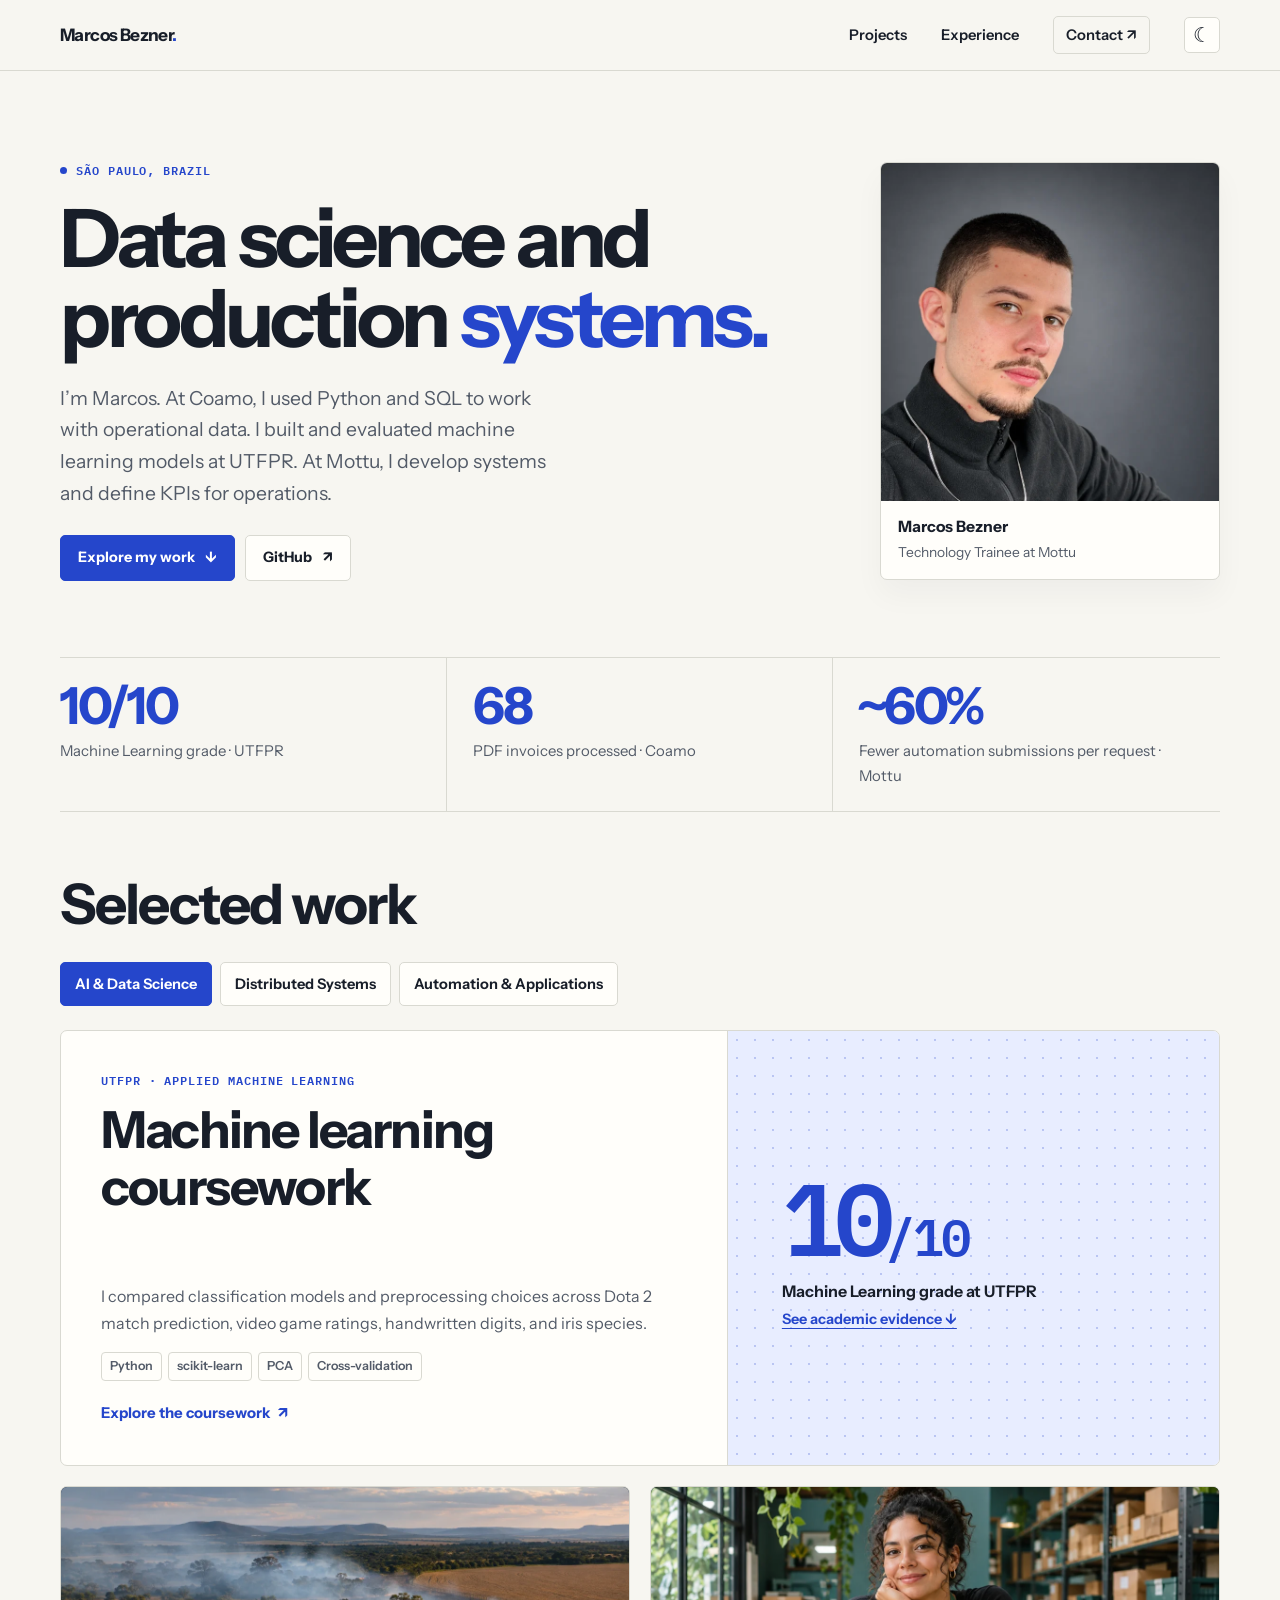
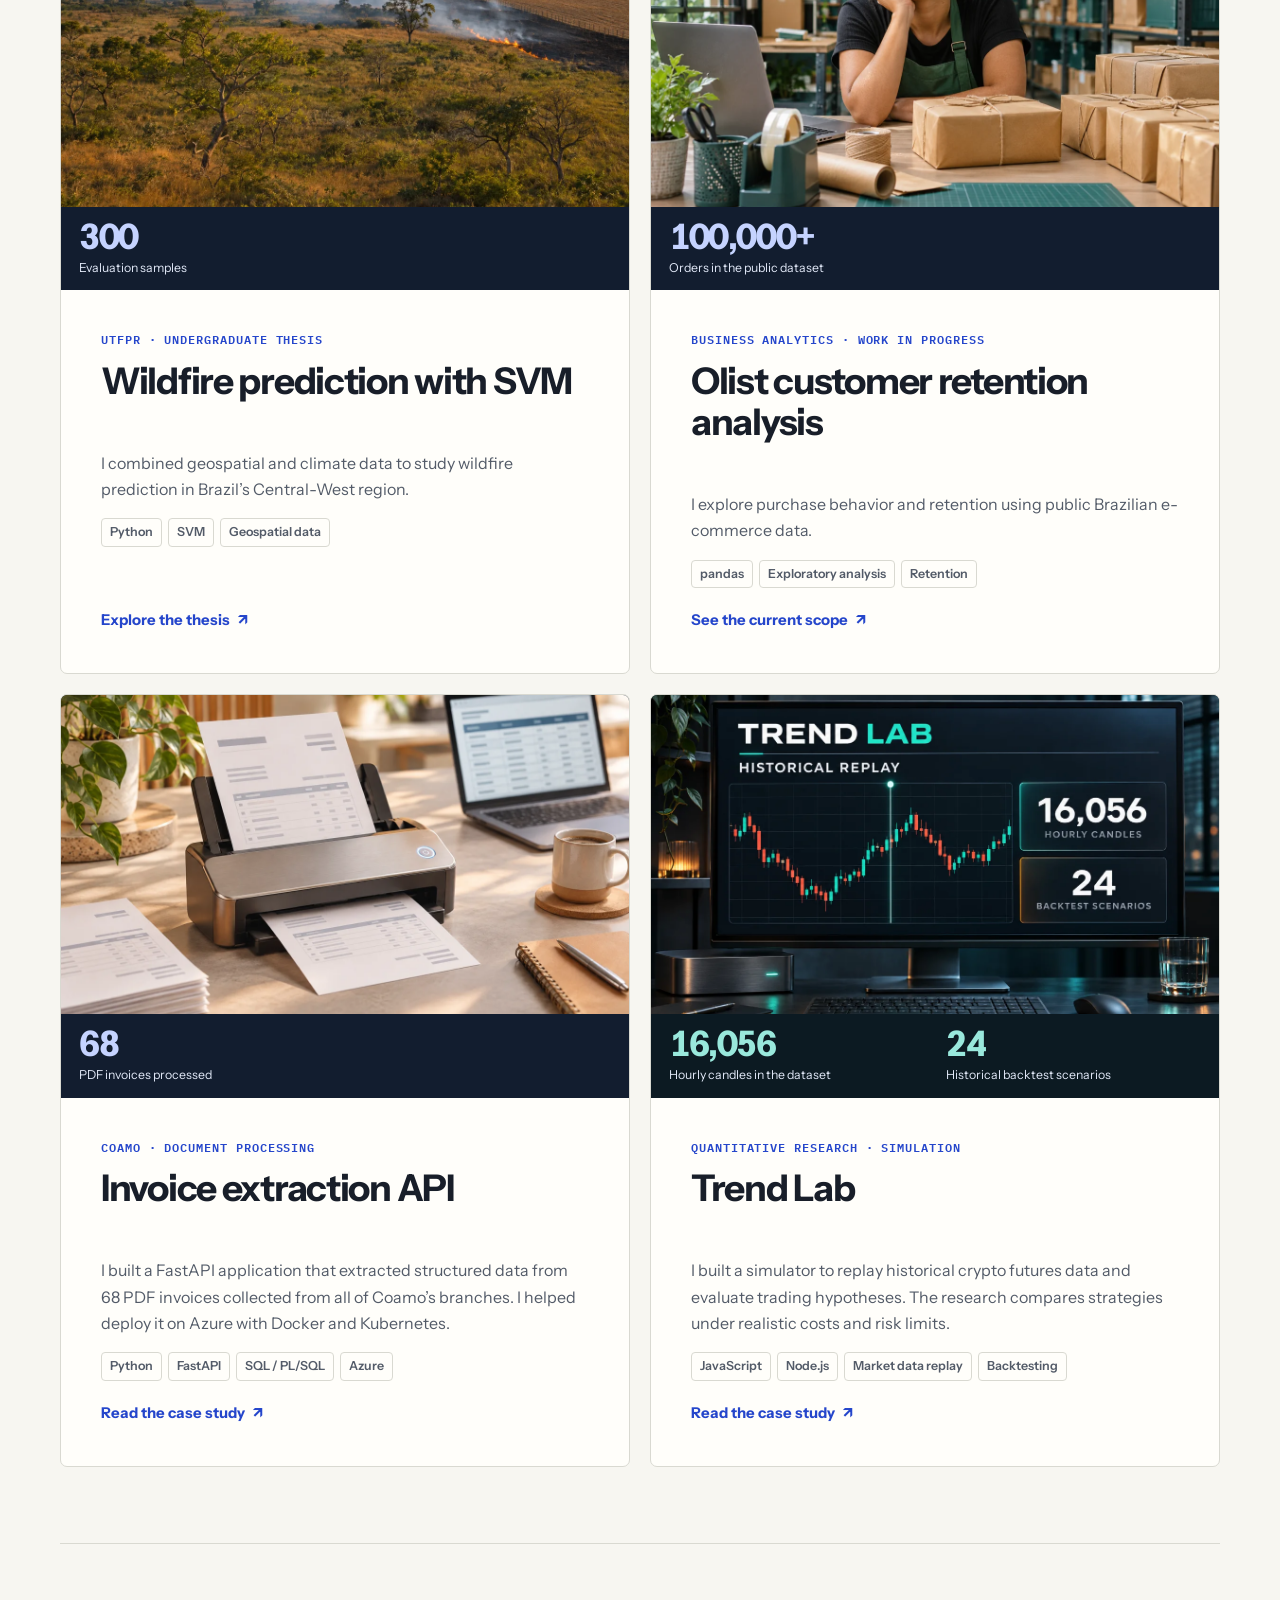
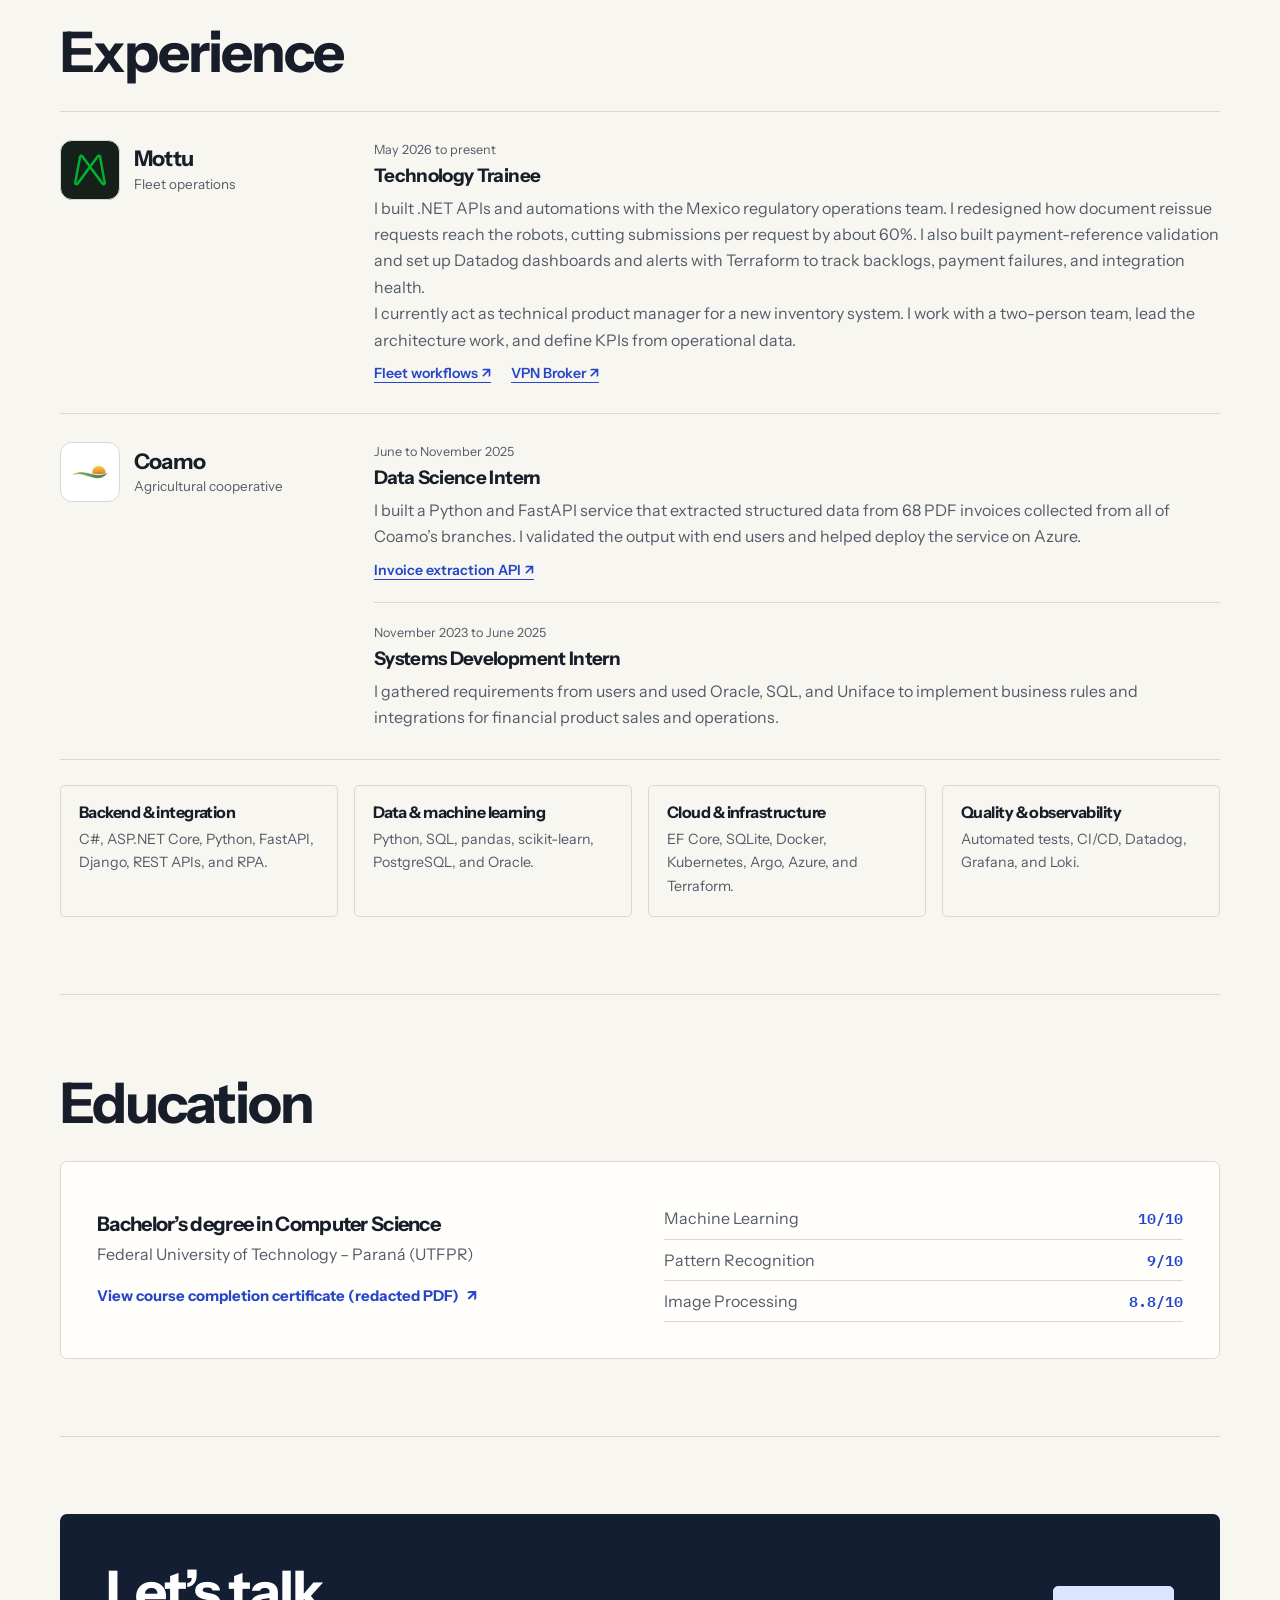
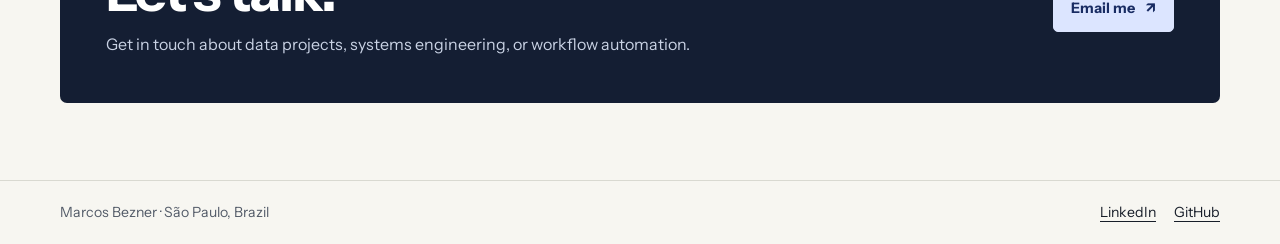
<file: index.html>
<!doctype html>
<html lang="en">
<head>
  <meta charset="utf-8">
  <meta name="viewport" content="width=device-width, initial-scale=1">
  <title>Marcos Bezner | Data Science &amp; Software Engineering</title>
  <meta name="description" content="Marcos Bezner works with Python, SQL, applied machine learning, and production systems. Explore data projects, distributed systems, and automation.">
  <meta name="theme-color" content="#f7f6f1">
  <meta property="og:type" content="website">
  <meta property="og:title" content="Marcos Bezner | Data Science &amp; Software Engineering">
  <meta property="og:description" content="Case studies in applied machine learning, document data extraction, distributed systems, and fleet operations.">
  <meta property="og:url" content="https://marcosrampaso.github.io/">
  <meta property="og:image" content="https://marcosrampaso.github.io/assets/images/portfolio-cover.jpg">
  <meta property="og:image:alt" content="Laptop displaying an illustrative backend development workspace">
  <meta name="twitter:card" content="summary_large_image">
  <link rel="canonical" href="https://marcosrampaso.github.io/">
  <link rel="icon" type="image/png" href="assets/images/favicon-32x32.png">
  <script src="assets/theme.js"></script>
  <script src="assets/work-topics.js" defer></script>
  <link rel="stylesheet" href="assets/site.css">
</head>
<body>
  <a class="skip-link" href="#main">Skip to content</a>
  <header class="site-header">
    <div class="wrap header-inner">
      <a class="brand" href="index.html">Marcos Bezner<span>.</span></a>
      <nav class="nav" aria-label="Main navigation">
        <a href="#work">Projects</a>
        <a class="nav-about" href="#experience">Experience</a>
        <a class="nav-contact" href="#contact">Contact <span aria-hidden="true">↗</span></a>
        <button class="theme-toggle" type="button" data-theme-toggle aria-label="Switch to dark mode" hidden><span aria-hidden="true"></span></button>
      </nav>
    </div>
  </header>

  <main id="main">
    <div class="wrap">
      <section class="hero" aria-labelledby="intro-title">
        <div class="hero-copy">
          <p class="eyebrow hero-location">São Paulo, Brazil</p>
          <h1 id="intro-title">Data science and<br class="hero-break"> production <em>systems.</em></h1>
          <p class="intro">I’m Marcos. At Coamo, I used Python and SQL to work with operational data. I built and evaluated machine learning models at UTFPR. At Mottu, I develop systems and define KPIs for operations.</p>
          <div class="actions">
            <a class="button primary" href="#work">Explore my work <span aria-hidden="true">↓</span></a>
            <a class="button" href="https://github.com/marcosrampaso">GitHub <span aria-hidden="true">↗</span></a>
          </div>
        </div>
        <figure class="hero-portrait">
          <img src="assets/images/marcos-bezner.webp" alt="Portrait of Marcos Bezner" width="720" height="720" fetchpriority="high">
          <figcaption><strong>Marcos Bezner</strong><span>Technology Trainee at Mottu</span></figcaption>
        </figure>
      </section>

      <dl class="impact-band" aria-label="Highlights from projects and education">
        <div>
          <dt>10/10</dt>
          <dd>Machine Learning grade · UTFPR</dd>
        </div>
        <div>
          <dt>68</dt>
          <dd>PDF invoices processed · Coamo</dd>
        </div>
        <div>
          <dt>~60%</dt>
          <dd>Fewer automation submissions per request · Mottu</dd>
        </div>
      </dl>

      <section class="section work-section" id="work" aria-labelledby="work-title" data-project-topics>
        <div class="section-heading">
          <h2 id="work-title">Selected work</h2>
        </div>
        <div class="topic-tabs" aria-label="Project topics" data-topic-tabs hidden>
          <button type="button" id="tab-ai-data-science" aria-controls="ai-data-science">AI &amp; Data Science</button>
          <button type="button" id="tab-distributed-systems" aria-controls="distributed-systems">Distributed Systems</button>
          <button type="button" id="tab-automation-applications" aria-controls="automation-applications">Automation &amp; Applications</button>
        </div>

        <section class="topic-panel" id="ai-data-science" aria-labelledby="heading-ai-data-science">
          <h3 class="topic-heading" id="heading-ai-data-science">AI &amp; Data Science</h3>
          <div class="project-grid">
            <article class="project project-featured" id="machine-learning-coursework">
              <div class="project-body">
                <p class="project-label">UTFPR · Applied machine learning</p>
                <h4>Machine learning coursework</h4>
                <p>I compared classification models and preprocessing choices across Dota 2 match prediction, video game ratings, handwritten digits, and iris species.</p>
                <ul class="tags" aria-label="Technologies and methods">
                  <li>Python</li><li>scikit-learn</li><li>PCA</li><li>Cross-validation</li>
                </ul>
                <a class="project-link" href="projects/machine-learning-coursework.html">Explore the coursework <span aria-hidden="true">↗</span></a>
              </div>
              <div class="coursework-grade">
                <strong>10<span>/10</span></strong>
                <p>Machine Learning grade at UTFPR</p>
                <a href="#education">See academic evidence <span aria-hidden="true">↓</span></a>
              </div>
            </article>

            <article class="project">
              <figure class="project-cover cover-wildfire">
                <img src="assets/images/covers/wildfire.webp" alt="Illustrated aerial view of a low wildfire front and smoke in the Brazilian Cerrado." width="1200" height="800" loading="lazy" decoding="async">
                <figcaption class="cover-metrics">
                  <div class="cover-stat"><strong>300</strong><span>Evaluation samples</span></div>
                </figcaption>
              </figure>
              <div class="project-body">
                <p class="project-label">UTFPR · Undergraduate thesis</p>
                <h4>Wildfire prediction with SVM</h4>
                <p>I combined geospatial and climate data to study wildfire prediction in Brazil’s Central-West region.</p>
                <ul class="tags" aria-label="Technologies and methods"><li>Python</li><li>SVM</li><li>Geospatial data</li></ul>
                <a class="project-link" href="projects/wildfire.html">Explore the thesis <span aria-hidden="true">↗</span></a>
              </div>
            </article>

            <article class="project">
              <figure class="project-cover cover-olist-retention">
                <img src="assets/images/covers/olist-retention.webp" alt="Illustrated e-commerce fulfillment workspace with parcels ready to ship." width="1200" height="800" loading="lazy" decoding="async">
                <figcaption class="cover-metrics">
                  <div class="cover-stat"><strong>100,000+</strong><span>Orders in the public dataset</span></div>
                </figcaption>
              </figure>
              <div class="project-body">
                <p class="project-label">Business analytics · Work in progress</p>
                <h4>Olist customer retention analysis</h4>
                <p>I explore purchase behavior and retention using public Brazilian e-commerce data.</p>
                <ul class="tags" aria-label="Technologies and methods"><li>pandas</li><li>Exploratory analysis</li><li>Retention</li></ul>
                <a class="project-link" href="projects/brazilian_ecommerce.html">See the current scope <span aria-hidden="true">↗</span></a>
              </div>
            </article>

            <article class="project">
              <figure class="project-cover cover-invoice-extraction">
                <img src="assets/images/covers/invoice-extraction.webp" alt="Illustration of invoice documents alongside a structured data view." width="1200" height="800" loading="lazy" decoding="async">
                <figcaption class="cover-metrics">
                  <div class="cover-stat"><strong>68</strong><span>PDF invoices processed</span></div>
                </figcaption>
              </figure>
              <div class="project-body">
                <p class="project-label">Coamo · Document processing</p>
                <h4>Invoice extraction API</h4>
                <p>I built a FastAPI application that extracted structured data from 68 PDF invoices collected from all of Coamo’s branches. I helped deploy it on Azure with Docker and Kubernetes.</p>
                <ul class="tags" aria-label="Technologies">
                  <li>Python</li><li>FastAPI</li><li>SQL / PL/SQL</li><li>Azure</li>
                </ul>
                <a class="project-link" href="projects/invoice-extraction.html">Read the case study <span aria-hidden="true">↗</span></a>
              </div>
            </article>

            <article class="project" id="trend-lab">
              <figure class="project-cover cover-trend-lab">
                <img src="assets/images/covers/trend-lab.webp" alt="Illustrated Trend Lab workstation with a candlestick chart and a historical replay playhead." width="1200" height="800" loading="lazy" decoding="async">
                <figcaption class="cover-metrics">
                  <div class="cover-stat"><strong>16,056</strong><span>Hourly candles in the dataset</span></div>
                  <div class="cover-stat"><strong>24</strong><span>Historical backtest scenarios</span></div>
                </figcaption>
              </figure>
              <div class="project-body">
                <p class="project-label">Quantitative research · Simulation</p>
                <h4>Trend Lab</h4>
                <p>I built a simulator to replay historical crypto futures data and evaluate trading hypotheses. The research compares strategies under realistic costs and risk limits.</p>
                <ul class="tags" aria-label="Technologies and methods">
                  <li>JavaScript</li><li>Node.js</li><li>Market data replay</li><li>Backtesting</li>
                </ul>
                <a class="project-link" href="projects/trend-lab.html">Read the case study <span aria-hidden="true">↗</span></a>
              </div>
            </article>
          </div>
        </section>

        <section class="topic-panel" id="distributed-systems" aria-labelledby="heading-distributed-systems">
          <h3 class="topic-heading" id="heading-distributed-systems">Distributed Systems</h3>
          <p class="case-lead">I connect distributed services in the cloud through shared APIs and work with Kubernetes and Argo.</p>
          <div class="project-grid">
            <article class="project project-featured">
              <div class="project-body">
                <p class="project-label">Mottu · Platform engineering</p>
                <h4>VPN Broker</h4>
                <p>I designed and built a shared API so automation workloads running in Kubernetes could request VPN profiles and credentials on demand. After a pilot in Mexico, the service reached six production Kubernetes deployments configured for VPN access in Brazil, Mexico, and the United States.</p>
                <ul class="tags" aria-label="Technologies">
                  <li>.NET 10</li><li>PostgreSQL</li><li>Kubernetes</li><li>OpenVPN</li>
                </ul>
                <a class="project-link" href="projects/vpn-broker.html">Read the case study <span aria-hidden="true">↗</span></a>
              </div>
              <figure class="project-cover cover-vpn-broker">
                <img src="assets/images/covers/vpn-broker.webp" alt="Illustration of a VPN Broker host distributing connections to three automation clients. Its monitor shows about 66,500 lease requests in 30 days and six production deployments." width="1360" height="680" loading="lazy" decoding="async">
                <figcaption class="cover-metrics">
                  <div class="cover-stat"><strong>~66,500</strong><span>Lease requests in 30 days</span></div>
                  <div class="cover-stat"><strong>6</strong><span>Production deployments</span></div>
                </figcaption>
              </figure>
            </article>

            <article class="project project-wide topic-text-card">

              <div class="project-body">
                <p class="project-label">UTFPR · Distributed systems coursework</p>
                <h4>Distributed game rooms</h4>
                <p>A coursework project for hosting Battleship games. A coordinator tracks available rooms and directs players to them. Room servers host the matches, and the design uses sockets, threads, and a semaphore to coordinate shared room state.</p>
                <ul class="tags" aria-label="Technologies and methods"><li>Sockets</li><li>Concurrency</li><li>Client–server</li></ul>
                <a class="project-link" href="https://github.com/marcosrampaso/Sistemas-Distribuidos/tree/main/Servidor_Hospedagem_Jogos">View the architecture and code <span aria-hidden="true">↗</span></a>
              </div>
            </article>
          </div>
        </section>

        <section class="topic-panel" id="automation-applications" aria-labelledby="heading-automation-applications">
          <h3 class="topic-heading" id="heading-automation-applications">Automation &amp; Applications</h3>
          <div class="project-grid">
            <article class="project">
              <figure class="project-cover cover-mottu-regulatory">
                <img src="assets/images/covers/mottu-regulatory.webp" alt="Illustrated fleet operations center in Mexico with plates and registration cards. Its monitor shows monthly averages of about 1,750 motorcycles and 1,040 payments from May to October 2026." width="1360" height="766" loading="lazy" decoding="async">
                <figcaption class="cover-metrics">
                  <div class="cover-stat"><strong>635</strong><span>Reissue cases migrated</span></div>
                  <div class="cover-stat"><strong>60%</strong><span>Fewer robot submissions per request</span></div>
                </figcaption>
              </figure>
              <div class="project-body">
                <p class="project-label">Mottu Mexico · Regulatory operations</p>
                <h4>Fleet registration &amp; document reissue</h4>
                <p>I build and maintain .NET and RPA workflows for vehicle registration, payments, and document reissue. I added payment-reference validation, migrated cases from Pipefy, and redesigned how requests reach the automation.</p>
                <ul class="tags" aria-label="Technologies">
                  <li>C#/.NET</li><li>REST APIs</li><li>RPA</li><li>Datadog</li>
                </ul>
                <a class="project-link" href="projects/mottu-regulatory.html">Read the case study <span aria-hidden="true">↗</span></a>
              </div>
            </article>

            <article class="project">
              <figure class="project-cover cover-meu-dinheiro">
                <img src="assets/images/covers/meu-dinheiro.webp" alt="Illustration of a personal finance desk with documents and an example spending chart." width="1200" height="800" loading="lazy" decoding="async">
                <figcaption class="cover-metrics">
                  <div class="cover-stat"><strong>4</strong><span>File import formats · PDF, CSV, OFX, XLSX</span></div>
                </figcaption>
              </figure>
              <div class="project-body">
                <p class="project-label">Personal application</p>
                <h4>Meu Dinheiro</h4>
                <p>A local finance app that combines bank imports, transaction review, investments, and planning. I built it with a Python JSON API, SQLite, a web interface, and a macOS desktop preview.</p>
                <ul class="tags" aria-label="Technologies">
                  <li>Python</li><li>SQLite</li><li>JSON API</li><li>Document imports</li>
                </ul>
                <a class="project-link" href="projects/meu-dinheiro.html">Read the case study <span aria-hidden="true">↗</span></a>
              </div>
            </article>
          </div>
        </section>
      </section>

      <section class="section" id="experience" aria-labelledby="experience-title">
        <div class="section-heading">
          <h2 id="experience-title">Experience</h2>
        </div>
        <div class="experience-list">
          <article class="experience">
            <div class="experience-company">
              <div class="company-mark company-mark-mottu">
                <img src="assets/images/companies/mottu.svg" alt="" width="32" height="32" loading="lazy" decoding="async">
              </div>
              <div><h3>Mottu</h3><p>Fleet operations</p></div>
            </div>
            <div class="experience-roles">
              <div class="experience-role">
                <p class="experience-date"><time datetime="2026-05">May 2026</time> to present</p>
                <h4>Technology Trainee</h4>
                <p>I built .NET APIs and automations with the Mexico regulatory operations team. I redesigned how document reissue requests reach the robots, cutting submissions per request by about 60%. I also built payment-reference validation and set up Datadog dashboards and alerts with Terraform to track backlogs, payment failures, and integration health.</p>
                <p>I currently act as technical product manager for a new inventory system. I work with a two-person team, lead the architecture work, and define KPIs from operational data.</p>
                <div class="experience-links">
                  <a href="projects/mottu-regulatory.html">Fleet workflows <span aria-hidden="true">↗</span></a>
                  <a href="projects/vpn-broker.html">VPN Broker <span aria-hidden="true">↗</span></a>
                </div>
              </div>
            </div>
          </article>
          <article class="experience">
            <div class="experience-company">
              <div class="company-mark company-mark-coamo">
                <img src="assets/images/companies/coamo.webp" alt="" width="36" height="36" loading="lazy" decoding="async">
              </div>
              <div><h3>Coamo</h3><p>Agricultural cooperative</p></div>
            </div>
            <div class="experience-roles">
              <div class="experience-role">
                <p class="experience-date"><time datetime="2025-06">June</time> to <time datetime="2025-11">November 2025</time></p>
                <h4>Data Science Intern</h4>
                <p>I built a Python and FastAPI service that extracted structured data from 68 PDF invoices collected from all of Coamo’s branches. I validated the output with end users and helped deploy the service on Azure.</p>
                <div class="experience-links"><a href="projects/invoice-extraction.html">Invoice extraction API <span aria-hidden="true">↗</span></a></div>
              </div>
              <div class="experience-role">
                <p class="experience-date"><time datetime="2023-11">November 2023</time> to <time datetime="2025-06">June 2025</time></p>
                <h4>Systems Development Intern</h4>
                <p>I gathered requirements from users and used Oracle, SQL, and Uniface to implement business rules and integrations for financial product sales and operations.</p>
              </div>
            </div>
          </article>
        </div>

        <div class="skills-grid" id="services" aria-label="Technical skills">
          <div><h3>Backend &amp; integration</h3><p>C#, ASP.NET Core, Python, FastAPI, Django, REST APIs, and RPA.</p></div>
          <div><h3>Data &amp; machine learning</h3><p>Python, SQL, pandas, scikit-learn, PostgreSQL, and Oracle.</p></div>
          <div><h3>Cloud &amp; infrastructure</h3><p>EF Core, SQLite, Docker, Kubernetes, Argo, Azure, and Terraform.</p></div>
          <div><h3>Quality &amp; observability</h3><p>Automated tests, CI/CD, Datadog, Grafana, and Loki.</p></div>
        </div>
      </section>

      <section class="section" id="education" aria-labelledby="education-title">
        <div class="section-heading">
          <h2 id="education-title">Education</h2>
        </div>
        <div class="education-panel">
          <div class="education-degree">
            <h3>Bachelor’s degree in Computer Science</h3>
            <p>Federal University of Technology – Paraná (UTFPR)</p>
            <a class="project-link" href="assets/documents/utfpr-course-completion-public.pdf">View course completion certificate (redacted PDF) <span aria-hidden="true">↗</span></a>
          </div>
          <dl class="education-grades" aria-label="Selected coursework grades">
            <div><dt>Machine Learning</dt><dd>10/10</dd></div>
            <div><dt>Pattern Recognition</dt><dd>9/10</dd></div>
            <div><dt>Image Processing</dt><dd>8.8/10</dd></div>
          </dl>
        </div>
      </section>

      <section class="section contact-section" id="contact" aria-labelledby="contact-title">
        <div class="contact-box">
          <div><h2 id="contact-title">Let’s talk.</h2><p>Get in touch about data projects, systems engineering, or workflow automation.</p></div>
          <a class="button primary" href="mailto:marcosbezner@gmail.com">Email me <span aria-hidden="true">↗</span></a>
        </div>
      </section>
    </div>
  </main>

  <footer class="site-footer">
    <div class="wrap footer-inner">
      <p>Marcos Bezner · São Paulo, Brazil</p>
      <nav class="footer-links" aria-label="Social links">
        <a href="https://www.linkedin.com/in/marcos-bezner/">LinkedIn</a>
        <a href="https://github.com/marcosrampaso">GitHub</a>
      </nav>
    </div>
  </footer>
</body>
</html>
</file>
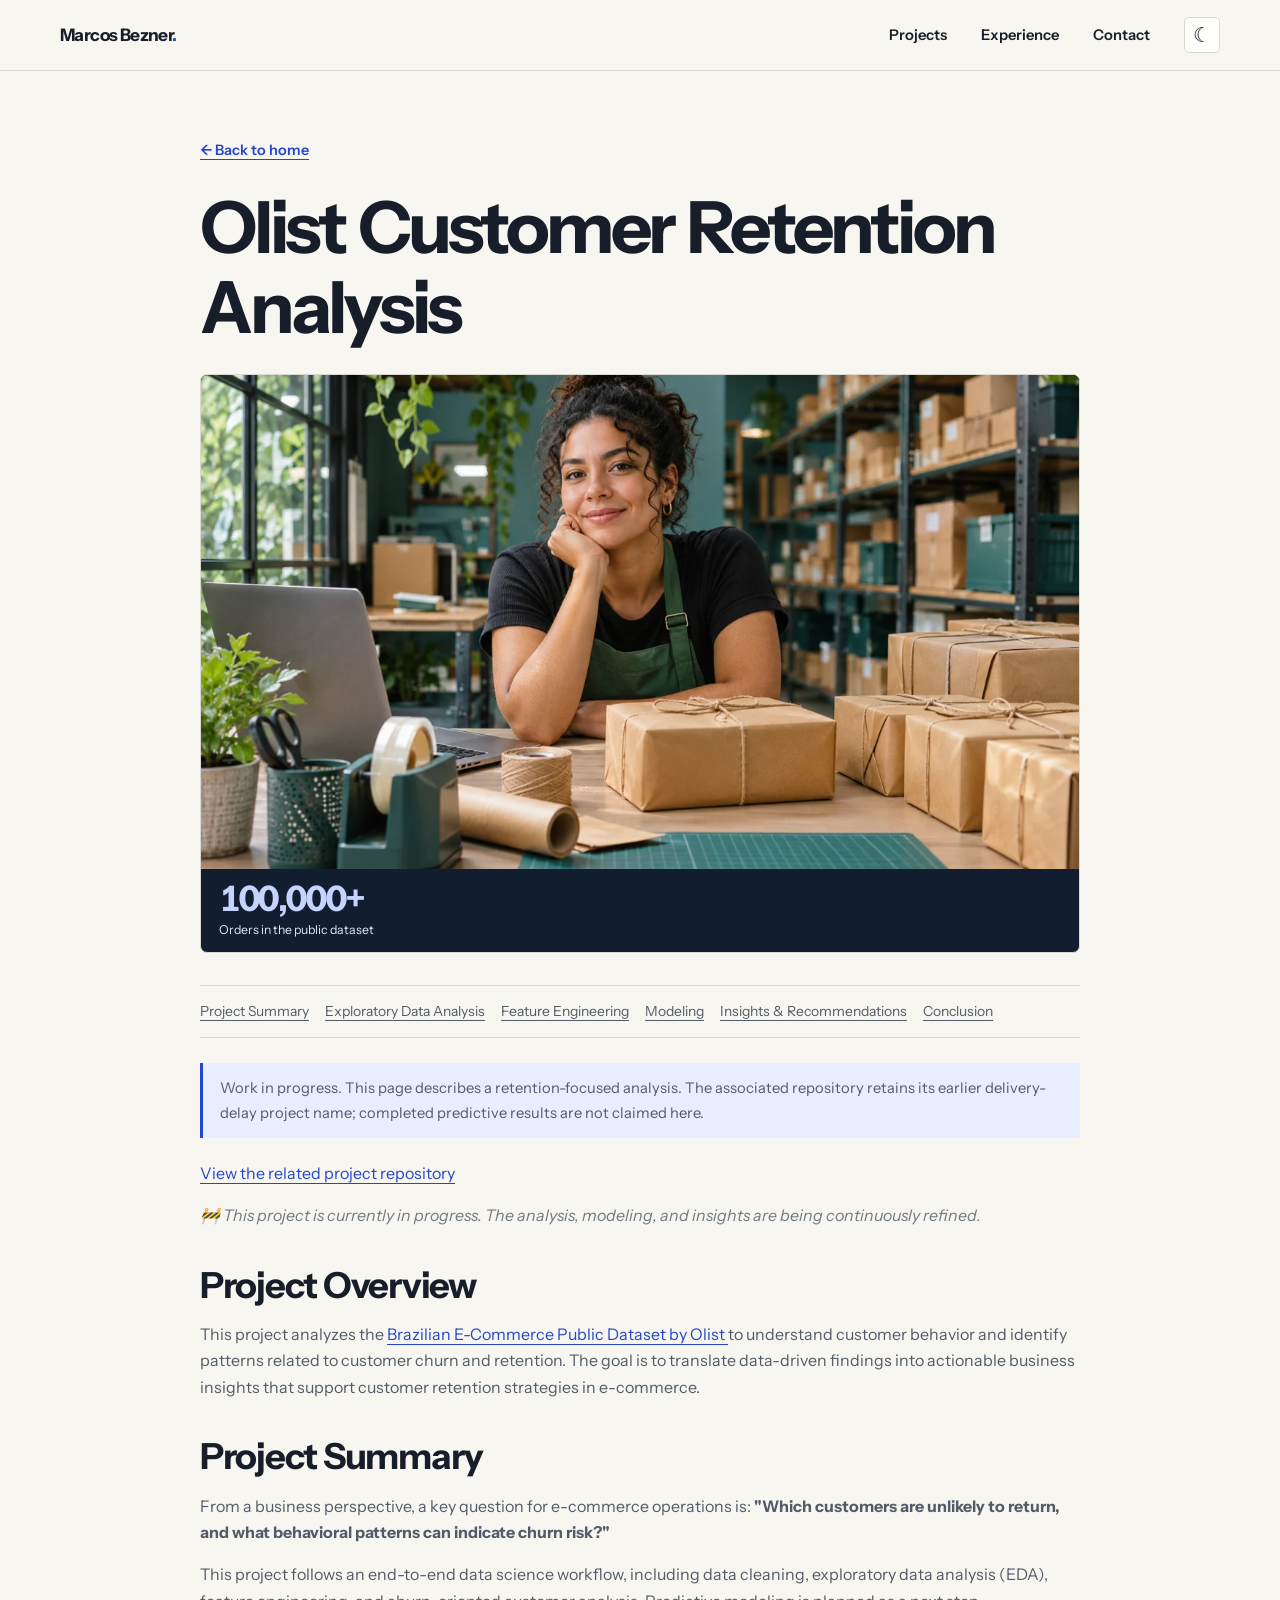
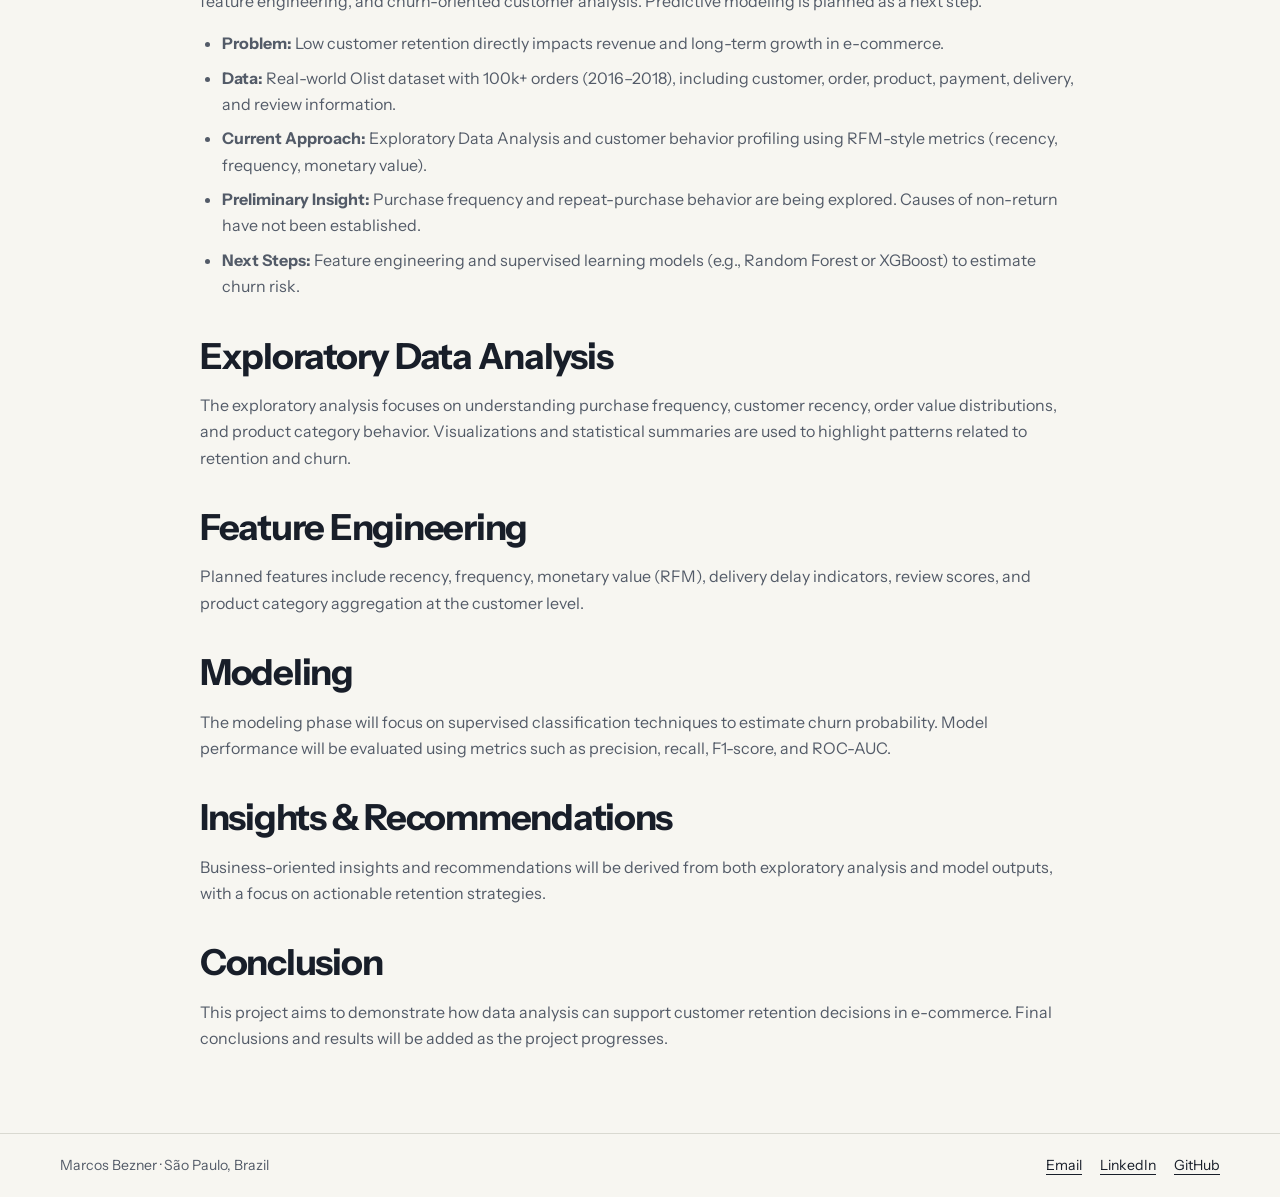
<file: projects/brazilian_ecommerce.html>
<!DOCTYPE html>
<html lang="en">

<head>
  <meta charset="UTF-8" />
  <title>Olist Customer Retention Analysis | Marcos Bezner</title>
  <link rel="icon" type="image/png" href="../assets/images/favicon-32x32.png" />
  <meta name="description" content="An ongoing exploration of customer retention using the public Olist e-commerce dataset.">
  <meta name="viewport" content="width=device-width, initial-scale=1.0" />

  <meta name="theme-color" content="#f7f6f1">
  <script src="../assets/theme.js"></script>
  <link rel="stylesheet" href="../assets/site.css">
</head>

<body><a class="skip-link" href="#main">Skip to content</a>
<header class="site-header"><div class="wrap header-inner">
<a class="brand" href="../index.html">Marcos Bezner<span>.</span></a>
<nav class="nav" aria-label="Main navigation"><a href="../index.html#work">Projects</a><a class="nav-about" href="../index.html#experience">Experience</a><a href="../index.html#contact">Contact</a><button class="theme-toggle" type="button" data-theme-toggle aria-label="Switch to dark mode" hidden><span aria-hidden="true"></span></button></nav>
</div></header>
  <main id="main" class="layout">
    <div class="container">
      <a href="../index.html" class="back-link">← Back to home</a>

      <h1 id="top">Olist Customer Retention Analysis</h1>
    <figure class="project-cover cover-olist-retention case-cover">
      <img src="../assets/images/covers/olist-retention.webp" alt="Illustrated e-commerce fulfillment workspace with parcels ready to ship." width="1200" height="800" loading="lazy" decoding="async">
      <figcaption class="cover-metrics">
        <div class="cover-stat"><strong>100,000+</strong><span>Orders in the public dataset</span></div>
      </figcaption>
    </figure>
      <nav class="case-toc" aria-label="Project contents"><a href="#summary">Project Summary</a><a href="#eda">Exploratory Data Analysis</a><a href="#feature-engineering">Feature Engineering</a><a href="#modeling">Modeling</a><a href="#insights">Insights & Recommendations</a><a href="#conclusion">Conclusion</a></nav>
<p class="notice">Work in progress. This page describes a retention-focused analysis. The associated repository retains its earlier delivery-delay project name; completed predictive results are not claimed here.</p>
<p><a href="https://github.com/marcosrampaso/brazilian-ecommerce-delivery-delay-prediction">View the related project repository</a></p>

      <p style="opacity: 0.8; font-style: italic; margin-bottom: 24px;">
        🚧 This project is currently in progress. The analysis, modeling, and insights are being continuously refined.
      </p>

      <section style="margin-bottom: 32px;">
        <h2>Project Overview</h2>
        <p>
          This project analyzes the
          <a href="https://www.kaggle.com/datasets/olistbr/brazilian-ecommerce/data">
            Brazilian E-Commerce Public Dataset by Olist
          </a>
          to understand customer behavior and identify patterns related to customer churn and retention.
          The goal is to translate data-driven findings into actionable business insights that support
          customer retention strategies in e-commerce.
        </p>
      </section>

      <h2 id="summary">Project Summary</h2>
      <p>
        From a business perspective, a key question for e-commerce operations is:
        <strong>
          "Which customers are unlikely to return, and what behavioral patterns can indicate churn risk?"
        </strong>
      </p>

      <p>
        This project follows an end-to-end data science workflow, including data cleaning,
        exploratory data analysis (EDA), feature engineering, and churn-oriented customer analysis.
        Predictive modeling is planned as a next step.
      </p>

      <ul>
        <li>
          <strong>Problem:</strong> Low customer retention directly impacts revenue and long-term growth in e-commerce.
        </li>
        <li>
          <strong>Data:</strong> Real-world Olist dataset with 100k+ orders (2016–2018), including customer, order,
          product, payment, delivery, and review information.
        </li>
        <li>
          <strong>Current Approach:</strong> Exploratory Data Analysis and customer behavior profiling using RFM-style
          metrics (recency, frequency, monetary value).
        </li>
        <li>
          <strong>Preliminary Insight:</strong> Purchase frequency and repeat-purchase behavior are being explored. Causes of non-return have not been established.
        </li>
        <li>
          <strong>Next Steps:</strong> Feature engineering and supervised learning models (e.g., Random Forest or
          XGBoost) to estimate churn risk.
        </li>
      </ul>

      <h2 id="eda">Exploratory Data Analysis</h2>
      <p>
        The exploratory analysis focuses on understanding purchase frequency, customer recency,
        order value distributions, and product category behavior.
        Visualizations and statistical summaries are used to highlight patterns related to retention and churn.
      </p>
      <!-- Gráficos e análises serão adicionados aqui -->

      <h2 id="feature-engineering">Feature Engineering</h2>
      <p>
        Planned features include recency, frequency, monetary value (RFM),
        delivery delay indicators, review scores, and product category aggregation at the customer level.
      </p>
      <!-- Documentação das features será adicionada aqui -->

      <h2 id="modeling">Modeling</h2>
      <p>
        The modeling phase will focus on supervised classification techniques to estimate churn probability.
        Model performance will be evaluated using metrics such as precision, recall, F1-score, and ROC-AUC.
      </p>
      <!-- Modelos e métricas serão adicionados aqui -->

      <h2 id="insights">Insights & Recommendations</h2>
      <p>
        Business-oriented insights and recommendations will be derived from both exploratory analysis
        and model outputs, with a focus on actionable retention strategies.
      </p>
      <!-- Insights finais serão adicionados aqui -->

      <h2 id="conclusion">Conclusion</h2>
      <p>
        This project aims to demonstrate how data analysis can support customer retention decisions in e-commerce.
        Final conclusions and results will be added as the project progresses.
      </p>
    </div>
  </main>
  <!-- Footer -->
  <footer class="site-footer"><div class="wrap footer-inner"><p>Marcos Bezner · São Paulo, Brazil</p><nav class="footer-links" aria-label="Social links"><a href="mailto:marcosbezner@gmail.com">Email</a><a href="https://www.linkedin.com/in/marcos-bezner/">LinkedIn</a><a href="https://github.com/marcosrampaso">GitHub</a></nav></div></footer>
</body>

</html>
</file>
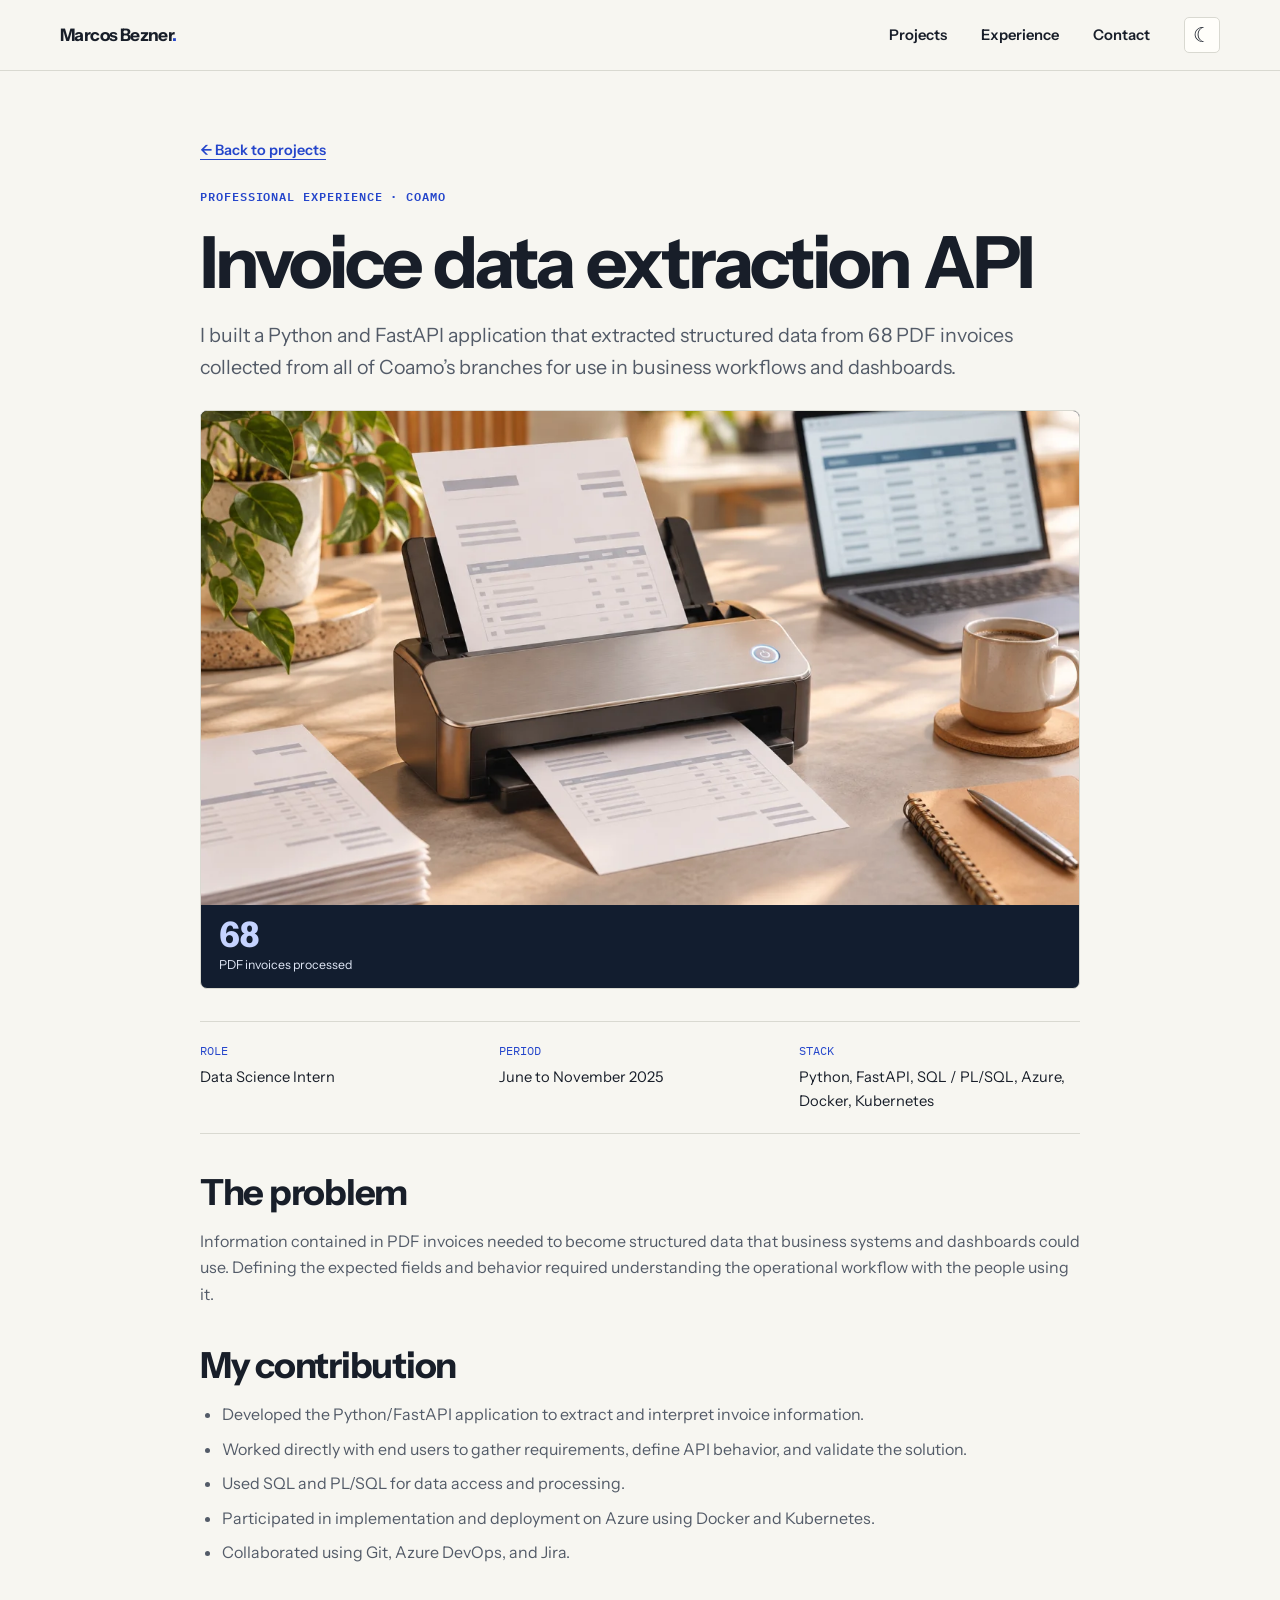
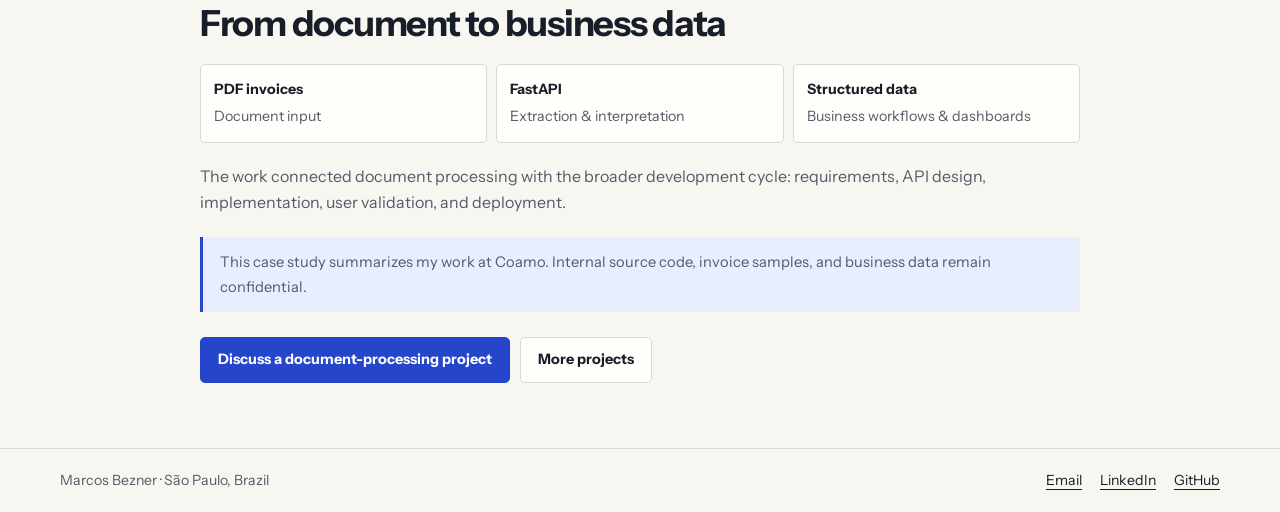
<file: projects/invoice-extraction.html>
<!doctype html>
<html lang="en"><head><meta charset="utf-8"><meta name="viewport" content="width=device-width, initial-scale=1"><title>Invoice extraction with FastAPI | Marcos Bezner</title><meta name="description" content="Professional experience building a Python/FastAPI application for structured data extraction from PDF invoices at Coamo."><meta name="theme-color" content="#f7f6f1"><link rel="icon" type="image/png" href="../assets/images/favicon-32x32.png"><script src="../assets/theme.js"></script><link rel="stylesheet" href="../assets/site.css"></head>
<body><a class="skip-link" href="#main">Skip to content</a>
<header class="site-header"><div class="wrap header-inner">
<a class="brand" href="../index.html">Marcos Bezner<span>.</span></a>
<nav class="nav" aria-label="Main navigation"><a href="../index.html#work">Projects</a><a class="nav-about" href="../index.html#experience">Experience</a><a href="../index.html#contact">Contact</a><button class="theme-toggle" type="button" data-theme-toggle aria-label="Switch to dark mode" hidden><span aria-hidden="true"></span></button></nav>
</div></header><main id="main" class="case-main"><a class="back-link" href="../index.html#work">← Back to projects</a><p class="eyebrow">Professional experience · Coamo</p><h1>Invoice data extraction API</h1><p class="case-lead">I built a Python and FastAPI application that extracted structured data from 68 PDF invoices collected from all of Coamo’s branches for use in business workflows and dashboards.</p>
    <figure class="project-cover cover-invoice-extraction case-cover">
      <img src="../assets/images/covers/invoice-extraction.webp" alt="Illustration of invoice documents alongside a structured data view." width="1200" height="800" loading="lazy" decoding="async">
      <figcaption class="cover-metrics">
        <div class="cover-stat"><strong>68</strong><span>PDF invoices processed</span></div>
      </figcaption>
    </figure>
<dl class="case-facts"><div><dt>Role</dt><dd>Data Science Intern</dd></div><div><dt>Period</dt><dd>June to November 2025</dd></div><div><dt>Stack</dt><dd>Python, FastAPI, SQL / PL/SQL, Azure, Docker, Kubernetes</dd></div></dl>
<section class="case-section"><h2>The problem</h2><p>Information contained in PDF invoices needed to become structured data that business systems and dashboards could use. Defining the expected fields and behavior required understanding the operational workflow with the people using it.</p></section>
<section class="case-section"><h2>My contribution</h2><ul><li>Developed the Python/FastAPI application to extract and interpret invoice information.</li><li>Worked directly with end users to gather requirements, define API behavior, and validate the solution.</li><li>Used SQL and PL/SQL for data access and processing.</li><li>Participated in implementation and deployment on Azure using Docker and Kubernetes.</li><li>Collaborated using Git, Azure DevOps, and Jira.</li></ul></section>
<section class="case-section"><h2>From document to business data</h2><div class="architecture" role="group" aria-label="High-level invoice workflow"><div class="workflow-node"><strong>PDF invoices</strong>Document input</div><div class="workflow-node"><strong>FastAPI</strong>Extraction &amp; interpretation</div><div class="workflow-node"><strong>Structured data</strong>Business workflows &amp; dashboards</div></div><p>The work connected document processing with the broader development cycle: requirements, API design, implementation, user validation, and deployment.</p></section>
<aside class="notice">This case study summarizes my work at Coamo. Internal source code, invoice samples, and business data remain confidential.</aside><div class="actions"><a class="button primary" href="mailto:marcosbezner@gmail.com">Discuss a document-processing project</a><a class="button" href="../index.html#work">More projects</a></div></main><footer class="site-footer"><div class="wrap footer-inner"><p>Marcos Bezner · São Paulo, Brazil</p><nav class="footer-links" aria-label="Social links"><a href="mailto:marcosbezner@gmail.com">Email</a><a href="https://www.linkedin.com/in/marcos-bezner/">LinkedIn</a><a href="https://github.com/marcosrampaso">GitHub</a></nav></div></footer></body></html>
</file>
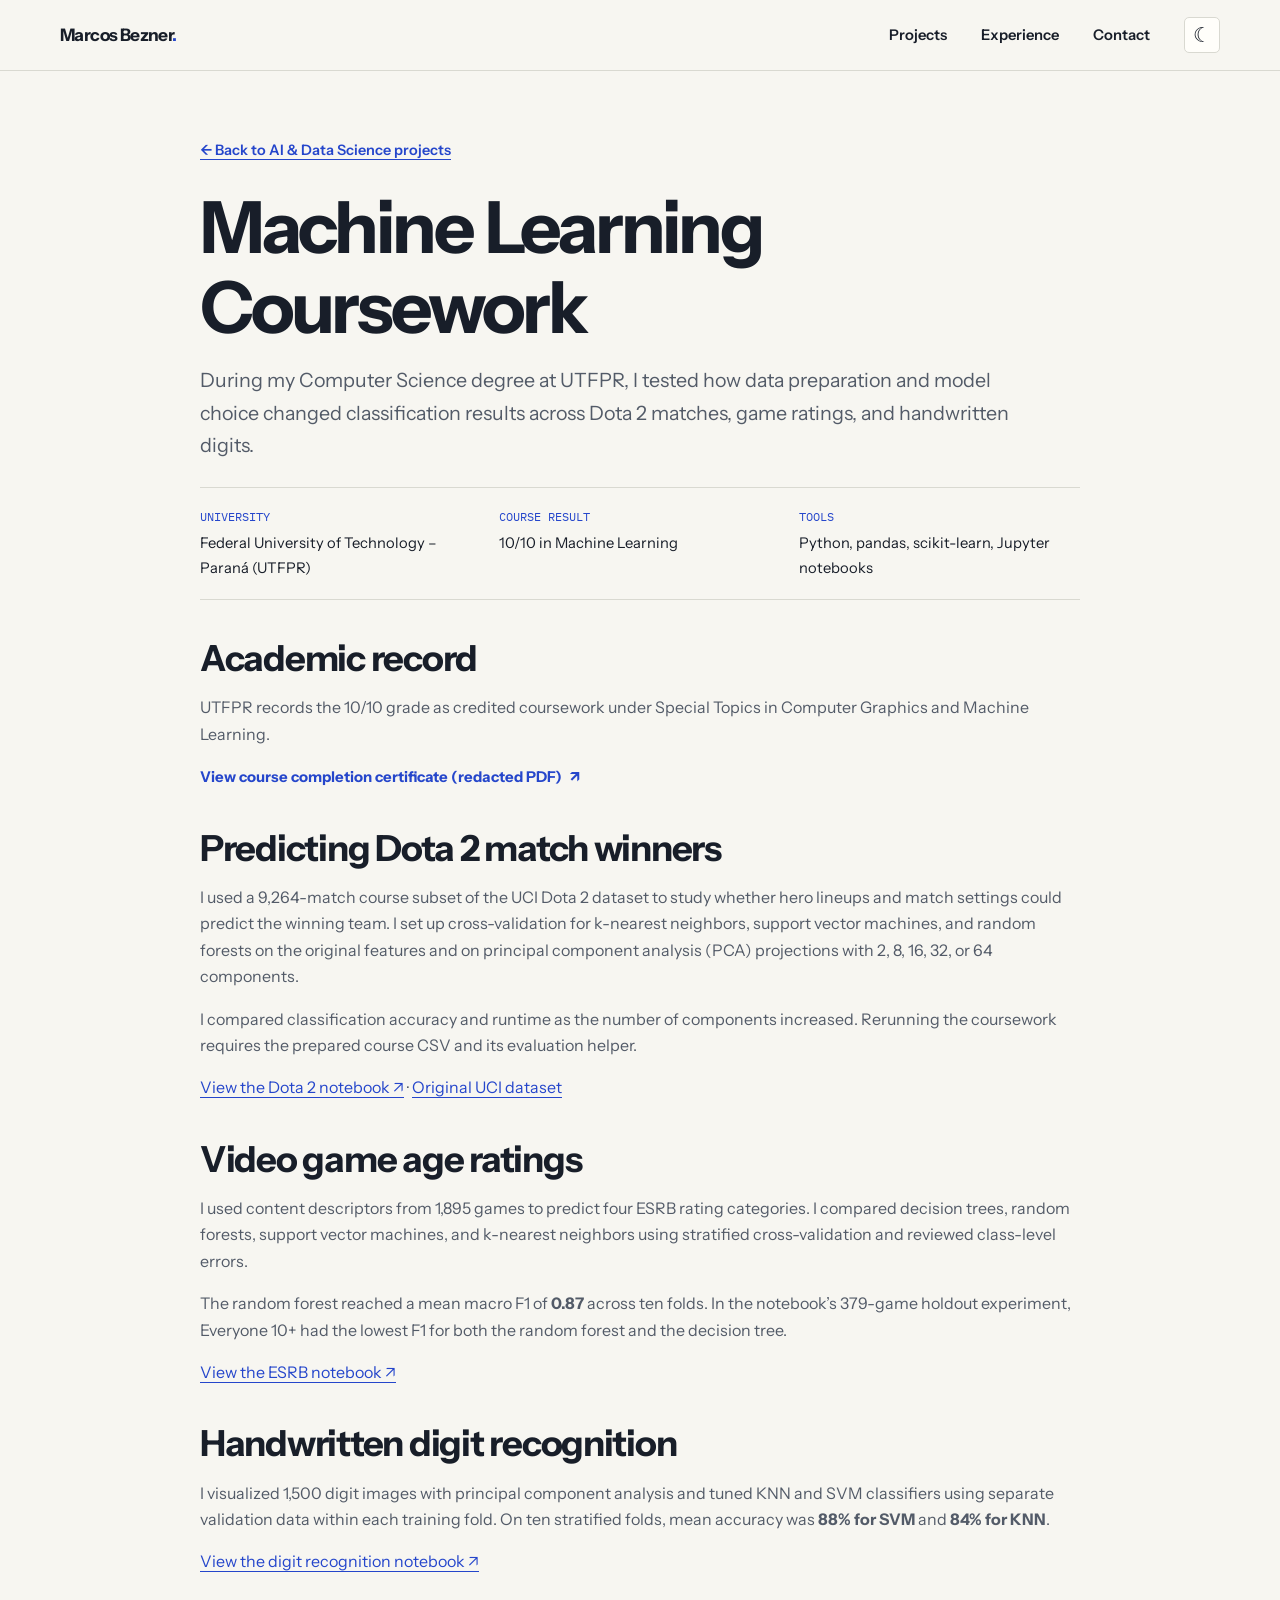
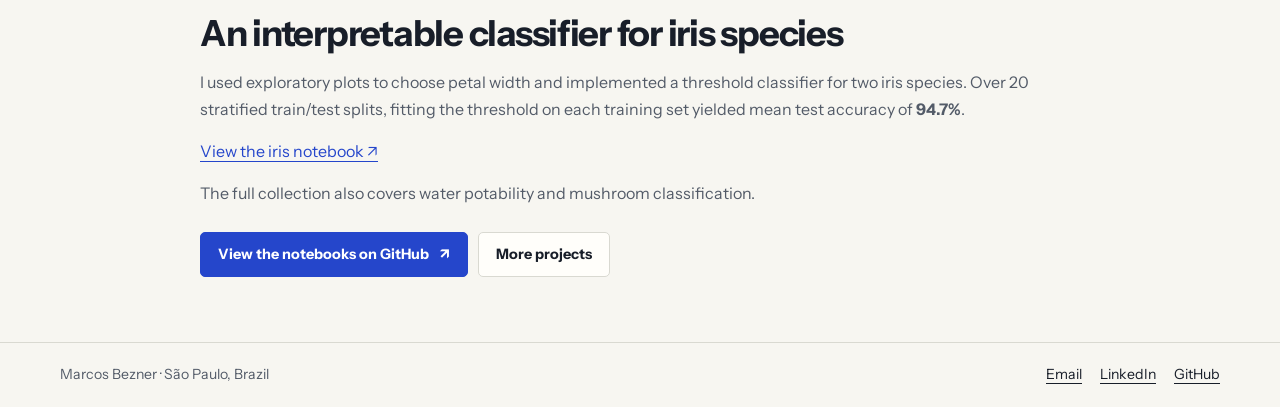
<file: projects/machine-learning-coursework.html>
<!doctype html>
<html lang="en">
<head>
  <meta charset="utf-8">
  <meta name="viewport" content="width=device-width, initial-scale=1">
  <title>Machine Learning Coursework | Marcos Bezner</title>
  <meta name="description" content="Machine learning projects from UTFPR on Dota 2 match prediction, video game ratings, handwritten digit recognition, and iris classification.">
  <meta name="theme-color" content="#f7f6f1">
  <meta property="og:type" content="website">
  <meta property="og:title" content="Machine Learning Coursework | Marcos Bezner">
  <meta property="og:description" content="An academic portfolio of Python classification projects with model comparison and evaluation.">
  <meta property="og:url" content="https://marcosrampaso.github.io/projects/machine-learning-coursework.html">
  <link rel="canonical" href="https://marcosrampaso.github.io/projects/machine-learning-coursework.html">
  <link rel="icon" type="image/png" href="../assets/images/favicon-32x32.png">
  <script src="../assets/theme.js"></script>
  <link rel="stylesheet" href="../assets/site.css">
</head>
<body>
  <a class="skip-link" href="#main">Skip to content</a>
  <header class="site-header">
    <div class="wrap header-inner">
      <a class="brand" href="../index.html">Marcos Bezner<span>.</span></a>
      <nav class="nav" aria-label="Main navigation">
        <a href="../index.html#work">Projects</a>
        <a class="nav-about" href="../index.html#experience">Experience</a>
        <a href="../index.html#contact">Contact</a>
        <button class="theme-toggle" type="button" data-theme-toggle aria-label="Switch to dark mode" hidden><span aria-hidden="true"></span></button>
      </nav>
    </div>
  </header>

  <main id="main" class="case-main">
    <a class="back-link" href="../index.html#machine-learning-coursework">← Back to AI &amp; Data Science projects</a>
    <h1>Machine Learning Coursework</h1>
    <p class="case-lead">During my Computer Science degree at UTFPR, I tested how data preparation and model choice changed classification results across Dota 2 matches, game ratings, and handwritten digits.</p>

    <dl class="case-facts">
      <div><dt>University</dt><dd>Federal University of Technology – Paraná (UTFPR)</dd></div>
      <div><dt>Course result</dt><dd>10/10 in Machine Learning</dd></div>
      <div><dt>Tools</dt><dd>Python, pandas, scikit-learn, Jupyter notebooks</dd></div>
    </dl>

    <section class="case-section" aria-labelledby="academic-record-title">
      <h2 id="academic-record-title">Academic record</h2>
      <p>UTFPR records the 10/10 grade as credited coursework under Special Topics in Computer Graphics and Machine Learning.</p>
      <a class="project-link" href="../assets/documents/utfpr-course-completion-public.pdf">View course completion certificate (redacted PDF) <span aria-hidden="true">↗</span></a>
    </section>

    <section class="case-section" aria-labelledby="dota2-title">
      <h2 id="dota2-title">Predicting Dota 2 match winners</h2>
      <p>I used a 9,264-match course subset of the UCI Dota 2 dataset to study whether hero lineups and match settings could predict the winning team. I set up cross-validation for k-nearest neighbors, support vector machines, and random forests on the original features and on principal component analysis (PCA) projections with 2, 8, 16, 32, or 64 components.</p>
      <p>I compared classification accuracy and runtime as the number of components increased. Rerunning the coursework requires the prepared course CSV and its evaluation helper.</p>
      <p><a href="https://github.com/marcosrampaso/Machine-Learning/blob/main/colab/projetos/dota2-classificacao.ipynb">View the Dota 2 notebook <span aria-hidden="true">↗</span></a> · <a href="https://archive.ics.uci.edu/dataset/367/dota2+games+results">Original UCI dataset</a></p>
    </section>

    <section class="case-section" aria-labelledby="esrb-title">
      <h2 id="esrb-title">Video game age ratings</h2>
      <p>I used content descriptors from 1,895 games to predict four ESRB rating categories. I compared decision trees, random forests, support vector machines, and k-nearest neighbors using stratified cross-validation and reviewed class-level errors.</p>
      <p>The random forest reached a mean macro F1 of <strong>0.87</strong> across ten folds. In the notebook’s 379-game holdout experiment, Everyone 10+ had the lowest F1 for both the random forest and the decision tree.</p>
      <p><a href="https://github.com/marcosrampaso/Machine-Learning/blob/main/colab/projetos/classificacao-indicativa-esrb.ipynb">View the ESRB notebook <span aria-hidden="true">↗</span></a></p>
    </section>

    <section class="case-section" aria-labelledby="digits-title">
      <h2 id="digits-title">Handwritten digit recognition</h2>
      <p>I visualized 1,500 digit images with principal component analysis and tuned KNN and SVM classifiers using separate validation data within each training fold. On ten stratified folds, mean accuracy was <strong>88% for SVM</strong> and <strong>84% for KNN</strong>.</p>
      <p><a href="https://github.com/marcosrampaso/Machine-Learning/blob/main/colab/projetos/reconhecimento-de-digitos.ipynb">View the digit recognition notebook <span aria-hidden="true">↗</span></a></p>
    </section>

    <section class="case-section" aria-labelledby="iris-title">
      <h2 id="iris-title">An interpretable classifier for iris species</h2>
      <p>I used exploratory plots to choose petal width and implemented a threshold classifier for two iris species. Over 20 stratified train/test splits, fitting the threshold on each training set yielded mean test accuracy of <strong>94.7%</strong>.</p>
      <p><a href="https://github.com/marcosrampaso/Machine-Learning/blob/main/Week%201/atividade1.ipynb">View the iris notebook <span aria-hidden="true">↗</span></a></p>
    </section>

    <p>The full collection also covers water potability and mushroom classification.</p>
    <div class="actions">
      <a class="button primary" href="https://github.com/marcosrampaso/Machine-Learning">View the notebooks on GitHub <span aria-hidden="true">↗</span></a>
      <a class="button" href="../index.html#work">More projects</a>
    </div>
  </main>

  <footer class="site-footer">
    <div class="wrap footer-inner">
      <p>Marcos Bezner · São Paulo, Brazil</p>
      <nav class="footer-links" aria-label="Social links">
        <a href="mailto:marcosbezner@gmail.com">Email</a>
        <a href="https://www.linkedin.com/in/marcos-bezner/">LinkedIn</a>
        <a href="https://github.com/marcosrampaso">GitHub</a>
      </nav>
    </div>
  </footer>
</body>
</html>
</file>
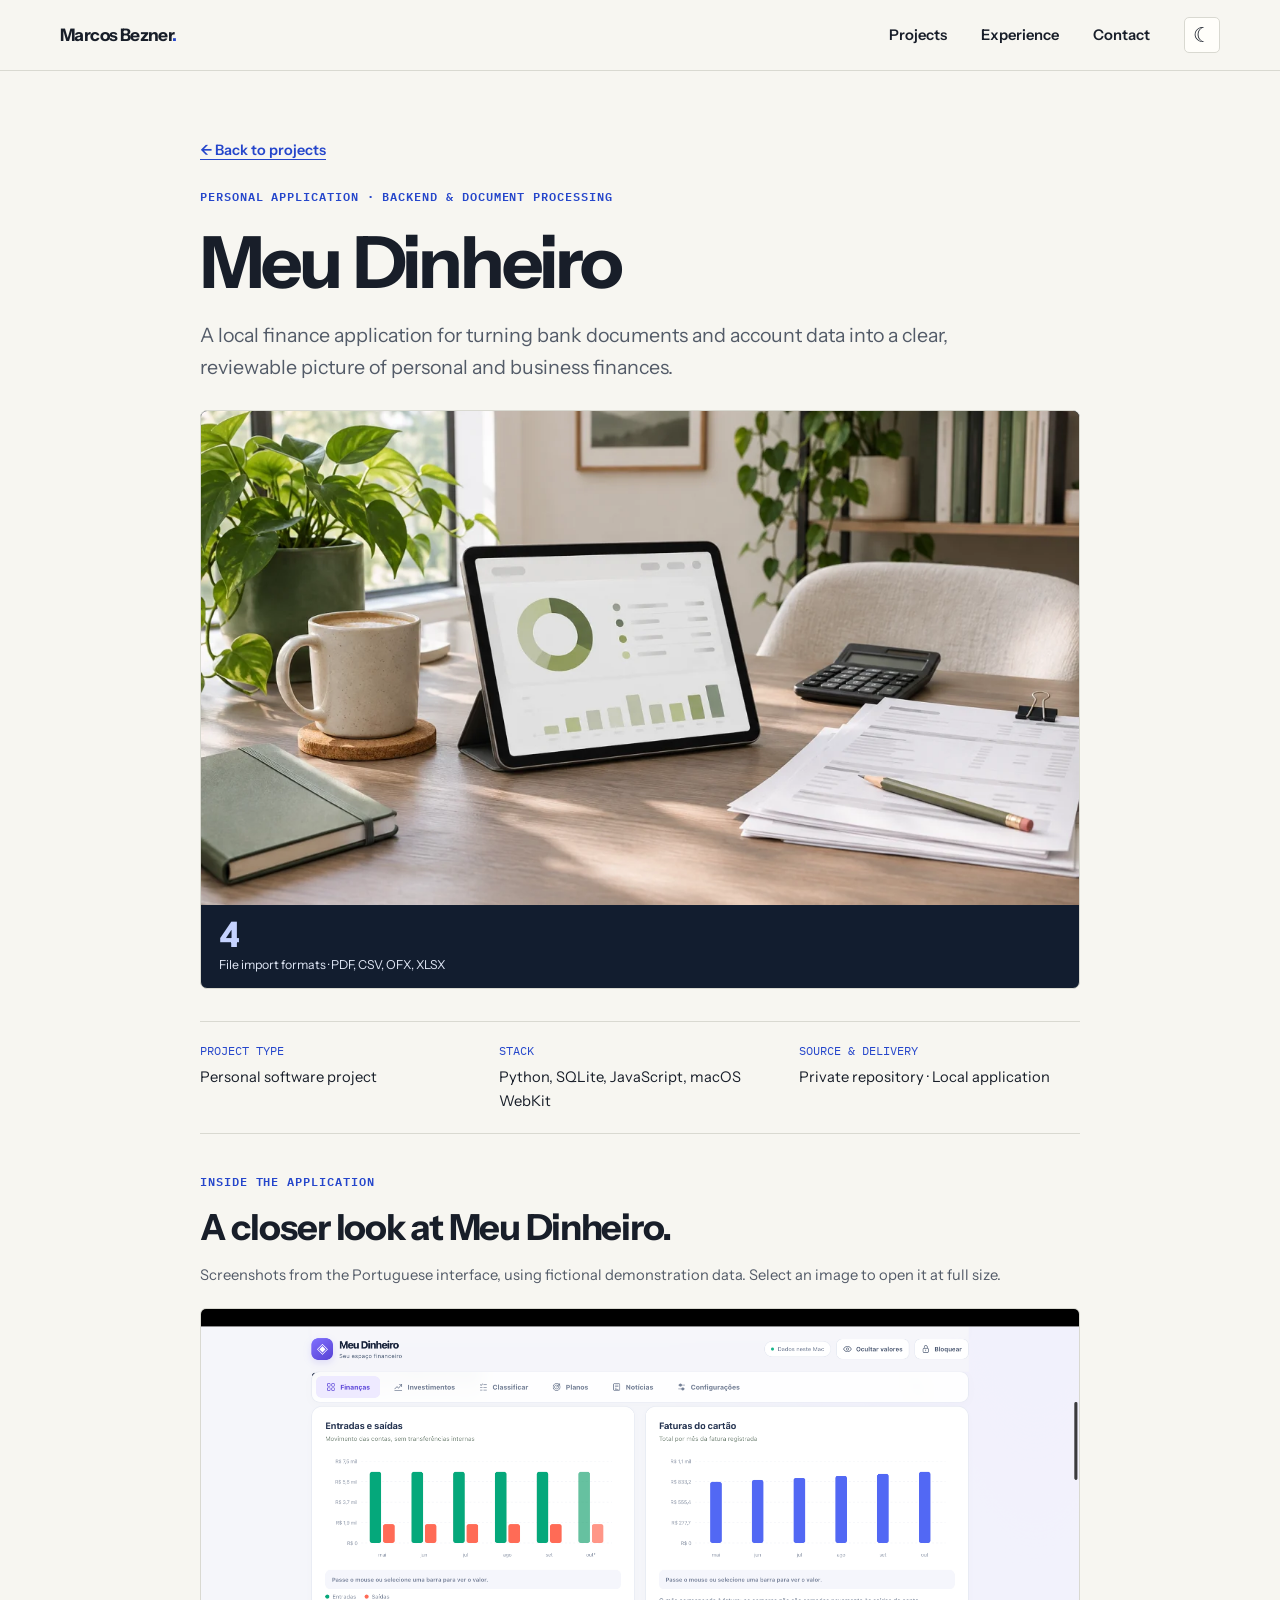
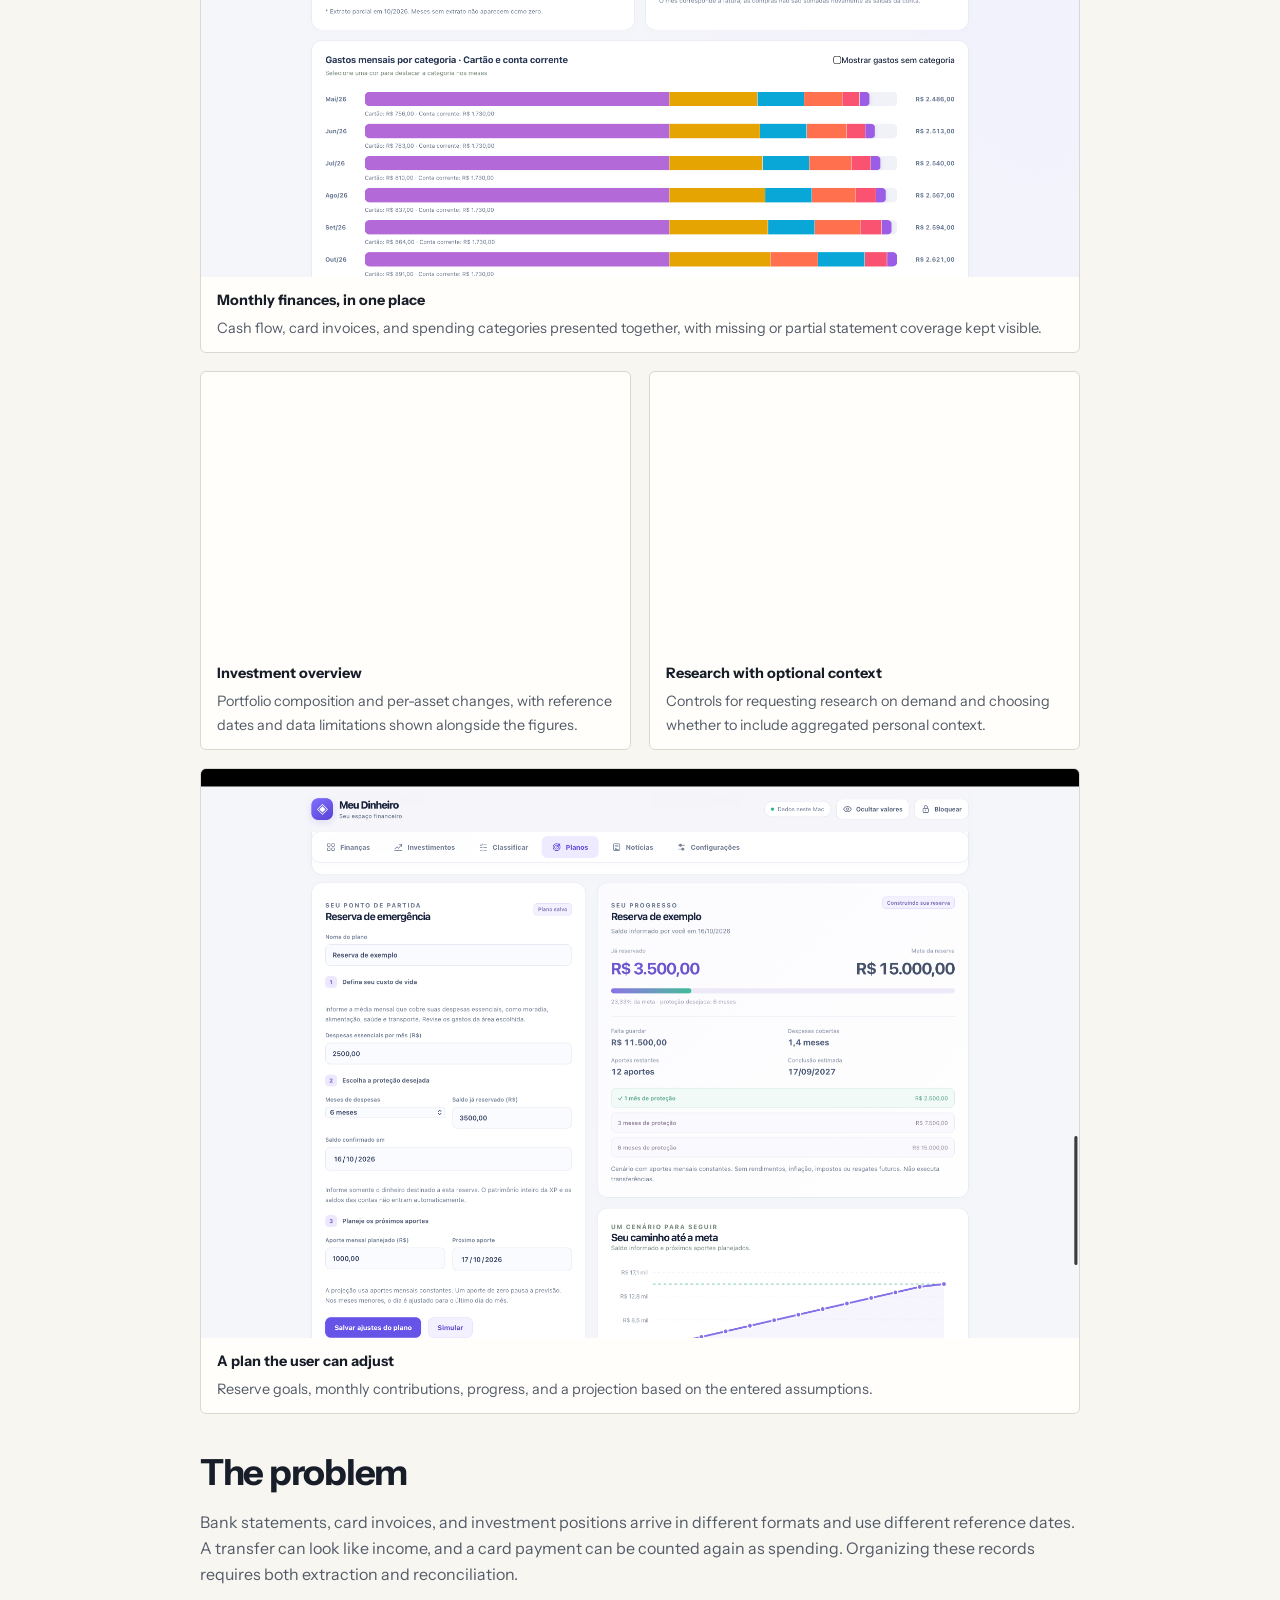
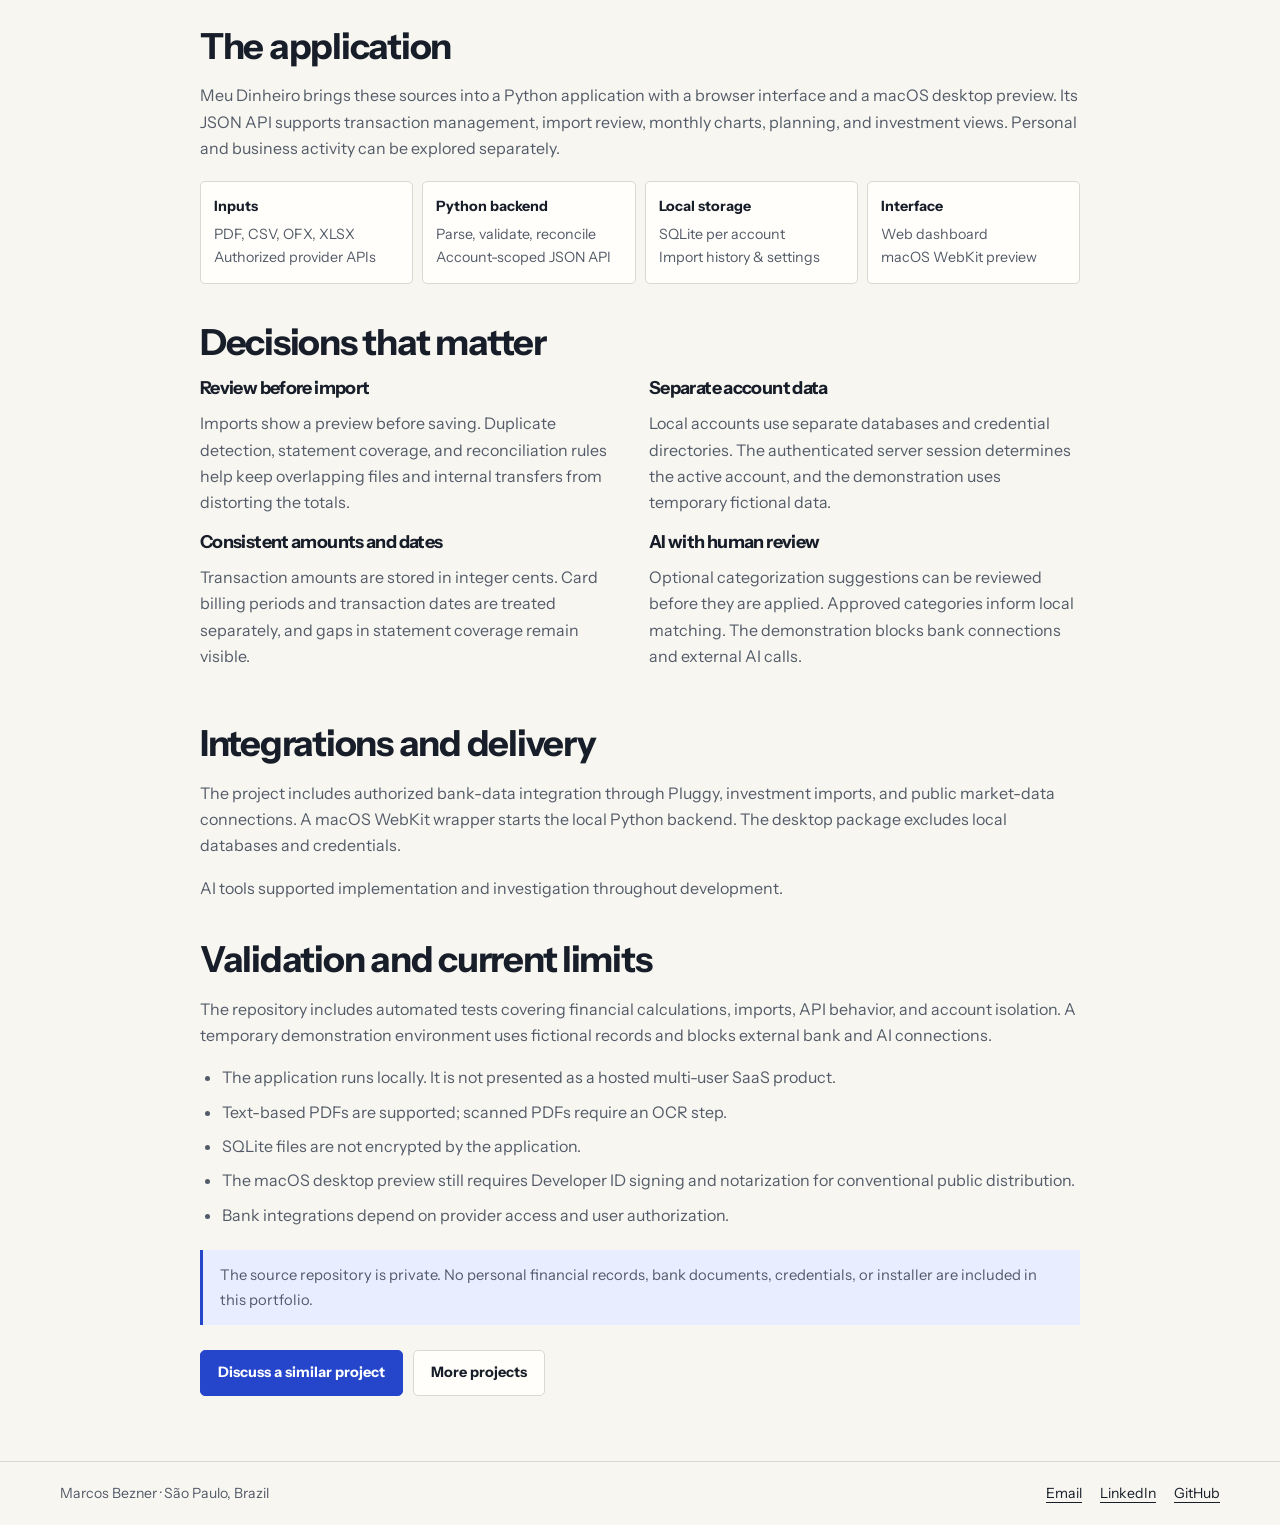
<file: projects/meu-dinheiro.html>
<!doctype html>
<html lang="en"><head><meta charset="utf-8"><meta name="viewport" content="width=device-width, initial-scale=1"><title>Meu Dinheiro case study | Marcos Bezner</title><meta name="description" content="A Python finance application with document imports, JSON APIs, SQLite, bank integrations, and a macOS desktop preview."><meta name="theme-color" content="#f7f6f1"><link rel="icon" type="image/png" href="../assets/images/favicon-32x32.png"><script src="../assets/theme.js"></script><link rel="stylesheet" href="../assets/site.css"></head>
<body><a class="skip-link" href="#main">Skip to content</a>
<header class="site-header"><div class="wrap header-inner">
<a class="brand" href="../index.html">Marcos Bezner<span>.</span></a>
<nav class="nav" aria-label="Main navigation"><a href="../index.html#work">Projects</a><a class="nav-about" href="../index.html#experience">Experience</a><a href="../index.html#contact">Contact</a><button class="theme-toggle" type="button" data-theme-toggle aria-label="Switch to dark mode" hidden><span aria-hidden="true"></span></button></nav>
</div></header><main id="main" class="case-main"><a class="back-link" href="../index.html#automation-applications">← Back to projects</a><p class="eyebrow">Personal application · Backend &amp; document processing</p><h1>Meu Dinheiro</h1><p class="case-lead">A local finance application for turning bank documents and account data into a clear, reviewable picture of personal and business finances.</p>
    <figure class="project-cover cover-meu-dinheiro case-cover">
      <img src="../assets/images/covers/meu-dinheiro.webp" alt="Illustration of a personal finance desk with documents and an example spending chart." width="1200" height="800" loading="lazy" decoding="async">
      <figcaption class="cover-metrics">
        <div class="cover-stat"><strong>4</strong><span>File import formats · PDF, CSV, OFX, XLSX</span></div>
      </figcaption>
    </figure>

<dl class="case-facts"><div><dt>Project type</dt><dd>Personal software project</dd></div><div><dt>Stack</dt><dd>Python, SQLite, JavaScript, macOS WebKit</dd></div><div><dt>Source &amp; delivery</dt><dd>Private repository · Local application</dd></div></dl>
<section class="case-section" aria-labelledby="demo-title">
<p class="eyebrow">Inside the application</p>
<h2 id="demo-title">A closer look at Meu Dinheiro.</h2>
<p class="gallery-note">Screenshots from the Portuguese interface, using fictional demonstration data. Select an image to open it at full size.</p>
<div class="demo-gallery">
  <figure class="demo-shot demo-shot-wide">
    <a href="../assets/images/meu-dinheiro/finance-dashboard.png" target="_blank" rel="noopener noreferrer" aria-label="Open the finance dashboard screenshot at full size">
      <img src="../assets/images/meu-dinheiro/finance-dashboard.png" alt="Monthly income and expenses, card invoice totals, and spending by category in the Meu Dinheiro demonstration" width="3420" height="2214" loading="lazy" decoding="async">
    </a>
    <figcaption><strong>Monthly finances, in one place</strong>Cash flow, card invoices, and spending categories presented together, with missing or partial statement coverage kept visible.</figcaption>
  </figure>
  <figure class="demo-shot">
    <a href="../assets/images/meu-dinheiro/investment-overview.png" target="_blank" rel="noopener noreferrer" aria-label="Open the investment overview screenshot at full size">
      <img src="../assets/images/meu-dinheiro/investment-overview.png" alt="Fictional portfolio allocation and per-asset value changes in the Meu Dinheiro investment view" width="3420" height="2214" loading="lazy" decoding="async">
    </a>
    <figcaption><strong>Investment overview</strong>Portfolio composition and per-asset changes, with reference dates and data limitations shown alongside the figures.</figcaption>
  </figure>
  <figure class="demo-shot">
    <a href="../assets/images/meu-dinheiro/research-assistant.png" target="_blank" rel="noopener noreferrer" aria-label="Open the research interface screenshot at full size">
      <img src="../assets/images/meu-dinheiro/research-assistant.png" alt="On-demand investment research interface with model selection and an optional personal-context setting" width="3420" height="2214" loading="lazy" decoding="async">
    </a>
    <figcaption><strong>Research with optional context</strong>Controls for requesting research on demand and choosing whether to include aggregated personal context.</figcaption>
  </figure>
  <figure class="demo-shot demo-shot-wide">
    <a href="../assets/images/meu-dinheiro/reserve-planning.png" target="_blank" rel="noopener noreferrer" aria-label="Open the reserve planning screenshot at full size">
      <img src="../assets/images/meu-dinheiro/reserve-planning.png" alt="Emergency reserve plan with fictional monthly expenses, contribution settings, progress, and a savings projection" width="3420" height="2214" loading="lazy" decoding="async">
    </a>
    <figcaption><strong>A plan the user can adjust</strong>Reserve goals, monthly contributions, progress, and a projection based on the entered assumptions.</figcaption>
  </figure>
</div>
</section>
<section class="case-section"><h2>The problem</h2><p>Bank statements, card invoices, and investment positions arrive in different formats and use different reference dates. A transfer can look like income, and a card payment can be counted again as spending. Organizing these records requires both extraction and reconciliation.</p></section>
<section class="case-section"><h2>The application</h2><p>Meu Dinheiro brings these sources into a Python application with a browser interface and a macOS desktop preview. Its JSON API supports transaction management, import review, monthly charts, planning, and investment views. Personal and business activity can be explored separately.</p><div class="architecture" role="group" aria-label="Application architecture"><div class="workflow-node"><strong>Inputs</strong>PDF, CSV, OFX, XLSX<br>Authorized provider APIs</div><div class="workflow-node"><strong>Python backend</strong>Parse, validate, reconcile<br>Account-scoped JSON API</div><div class="workflow-node"><strong>Local storage</strong>SQLite per account<br>Import history &amp; settings</div><div class="workflow-node"><strong>Interface</strong>Web dashboard<br>macOS WebKit preview</div></div></section>
<section class="case-section"><h2>Decisions that matter</h2><div class="case-columns"><div><h3>Review before import</h3><p>Imports show a preview before saving. Duplicate detection, statement coverage, and reconciliation rules help keep overlapping files and internal transfers from distorting the totals.</p><h3>Consistent amounts and dates</h3><p>Transaction amounts are stored in integer cents. Card billing periods and transaction dates are treated separately, and gaps in statement coverage remain visible.</p></div><div><h3>Separate account data</h3><p>Local accounts use separate databases and credential directories. The authenticated server session determines the active account, and the demonstration uses temporary fictional data.</p><h3>AI with human review</h3><p>Optional categorization suggestions can be reviewed before they are applied. Approved categories inform local matching. The demonstration blocks bank connections and external AI calls.</p></div></div></section>
<section class="case-section"><h2>Integrations and delivery</h2><p>The project includes authorized bank-data integration through Pluggy, investment imports, and public market-data connections. A macOS WebKit wrapper starts the local Python backend. The desktop package excludes local databases and credentials.</p><p>AI tools supported implementation and investigation throughout development.</p></section>
<section class="case-section"><h2>Validation and current limits</h2><p>The repository includes automated tests covering financial calculations, imports, API behavior, and account isolation. A temporary demonstration environment uses fictional records and blocks external bank and AI connections.</p><ul><li>The application runs locally. It is not presented as a hosted multi-user SaaS product.</li><li>Text-based PDFs are supported; scanned PDFs require an OCR step.</li><li>SQLite files are not encrypted by the application.</li><li>The macOS desktop preview still requires Developer ID signing and notarization for conventional public distribution.</li><li>Bank integrations depend on provider access and user authorization.</li></ul></section>
<aside class="notice">The source repository is private. No personal financial records, bank documents, credentials, or installer are included in this portfolio.</aside>
<div class="actions"><a class="button primary" href="mailto:marcosbezner@gmail.com">Discuss a similar project</a><a class="button" href="../index.html#work">More projects</a></div></main><footer class="site-footer"><div class="wrap footer-inner"><p>Marcos Bezner · São Paulo, Brazil</p><nav class="footer-links" aria-label="Social links"><a href="mailto:marcosbezner@gmail.com">Email</a><a href="https://www.linkedin.com/in/marcos-bezner/">LinkedIn</a><a href="https://github.com/marcosrampaso">GitHub</a></nav></div></footer></body></html>
</file>
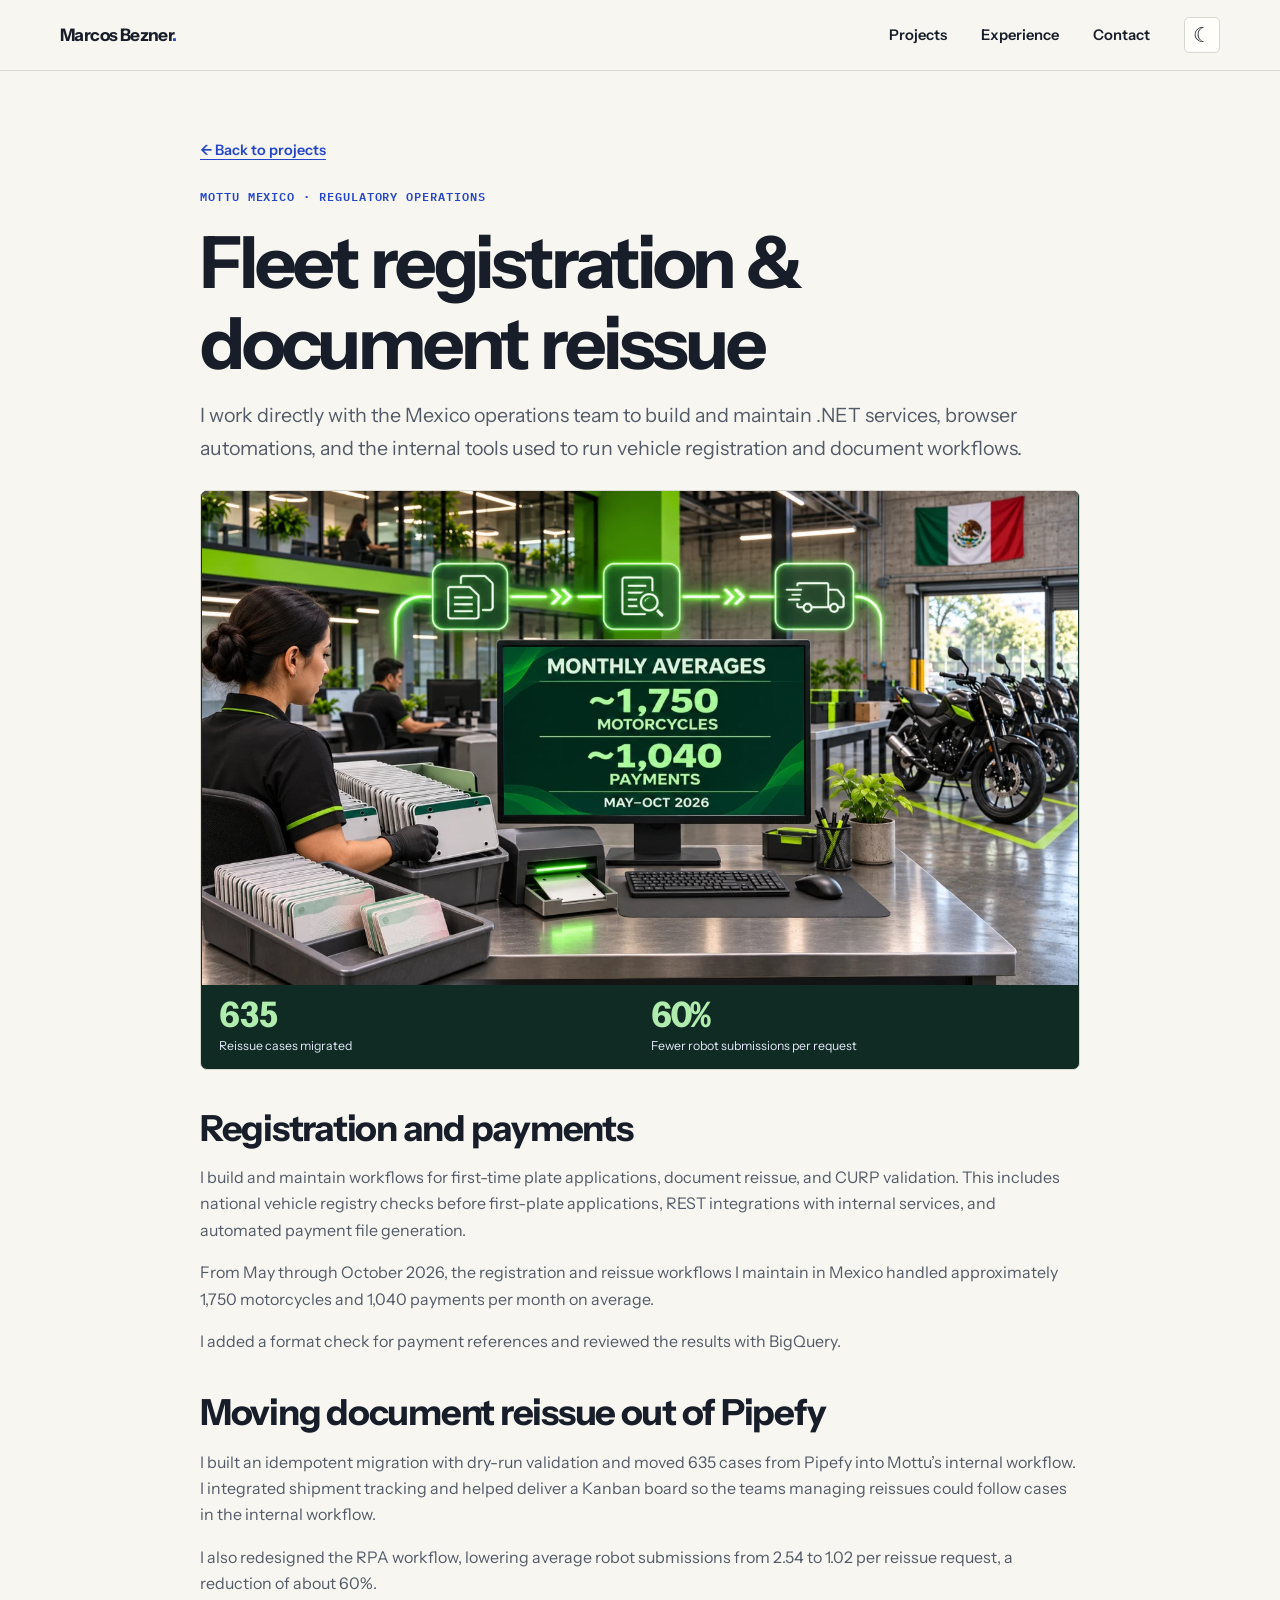
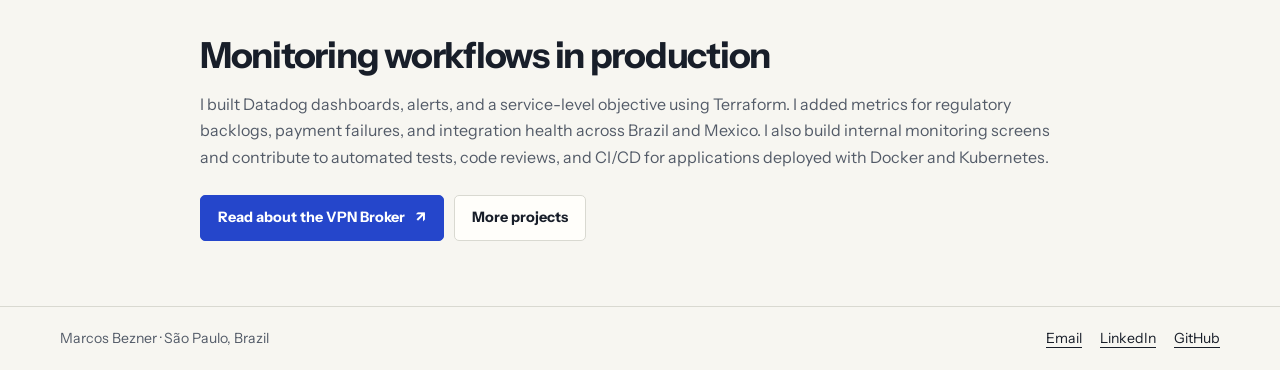
<file: projects/mottu-regulatory.html>
<!doctype html>
<html lang="en">
<head>
  <meta charset="utf-8">
  <meta name="viewport" content="width=device-width, initial-scale=1">
  <title>Regulatory automation for Mottu Mexico | Marcos Bezner</title>
  <meta name="description" content="Vehicle registration, payment automation, and document reissue workflows at Mottu Mexico.">
  <meta name="theme-color" content="#f7f6f1">
  <link rel="icon" type="image/png" href="../assets/images/favicon-32x32.png">
  <script src="../assets/theme.js"></script>
  <link rel="stylesheet" href="../assets/site.css">
</head>
<body>
  <a class="skip-link" href="#main">Skip to content</a>
  <header class="site-header">
    <div class="wrap header-inner">
      <a class="brand" href="../index.html">Marcos Bezner<span>.</span></a>
      <nav class="nav" aria-label="Main navigation">
        <a href="../index.html#work">Projects</a>
        <a class="nav-about" href="../index.html#experience">Experience</a>
        <a href="../index.html#contact">Contact</a>
        <button class="theme-toggle" type="button" data-theme-toggle aria-label="Switch to dark mode" hidden><span aria-hidden="true"></span></button>
      </nav>
    </div>
  </header>

  <main id="main" class="case-main">
    <a class="back-link" href="../index.html#automation-applications">← Back to projects</a>
    <p class="eyebrow">Mottu Mexico · Regulatory operations</p>
    <h1>Fleet registration &amp; document reissue</h1>
    <p class="case-lead">I work directly with the Mexico operations team to build and maintain .NET services, browser automations, and the internal tools used to run vehicle registration and document workflows.</p>

    <figure class="project-cover cover-mottu-regulatory case-cover">
      <img src="../assets/images/covers/mottu-regulatory.webp" alt="Illustrated fleet operations center in Mexico with plates and registration cards. Its monitor shows monthly averages of about 1,750 motorcycles and 1,040 payments from May to October 2026." width="1360" height="766" loading="lazy" decoding="async">
      <figcaption class="cover-metrics">
        <div class="cover-stat"><strong>635</strong><span>Reissue cases migrated</span></div>
        <div class="cover-stat"><strong>60%</strong><span>Fewer robot submissions per request</span></div>
      </figcaption>
    </figure>

    <section class="case-section">
      <h2>Registration and payments</h2>
      <p>I build and maintain workflows for first-time plate applications, document reissue, and CURP validation. This includes national vehicle registry checks before first-plate applications, REST integrations with internal services, and automated payment file generation.</p>
      <p>From May through October 2026, the registration and reissue workflows I maintain in Mexico handled approximately 1,750 motorcycles and 1,040 payments per month on average.</p>
      <p>I added a format check for payment references and reviewed the results with BigQuery.</p>
    </section>

    <section class="case-section">
      <h2>Moving document reissue out of Pipefy</h2>
      <p>I built an idempotent migration with dry-run validation and moved 635 cases from Pipefy into Mottu’s internal workflow. I integrated shipment tracking and helped deliver a Kanban board so the teams managing reissues could follow cases in the internal workflow.</p>
      <p>I also redesigned the RPA workflow, lowering average robot submissions from 2.54 to 1.02 per reissue request, a reduction of about 60%.</p>
    </section>

    <section class="case-section">
      <h2>Monitoring workflows in production</h2>
      <p>I built Datadog dashboards, alerts, and a service-level objective using Terraform. I added metrics for regulatory backlogs, payment failures, and integration health across Brazil and Mexico. I also build internal monitoring screens and contribute to automated tests, code reviews, and CI/CD for applications deployed with Docker and Kubernetes.</p>
    </section>

    <div class="actions">
      <a class="button primary" href="vpn-broker.html">Read about the VPN Broker <span aria-hidden="true">↗</span></a>
      <a class="button" href="../index.html#work">More projects</a>
    </div>
  </main>

  <footer class="site-footer">
    <div class="wrap footer-inner">
      <p>Marcos Bezner · São Paulo, Brazil</p>
      <nav class="footer-links" aria-label="Social links">
        <a href="mailto:marcosbezner@gmail.com">Email</a>
        <a href="https://www.linkedin.com/in/marcos-bezner/">LinkedIn</a>
        <a href="https://github.com/marcosrampaso">GitHub</a>
      </nav>
    </div>
  </footer>
</body>
</html>
</file>
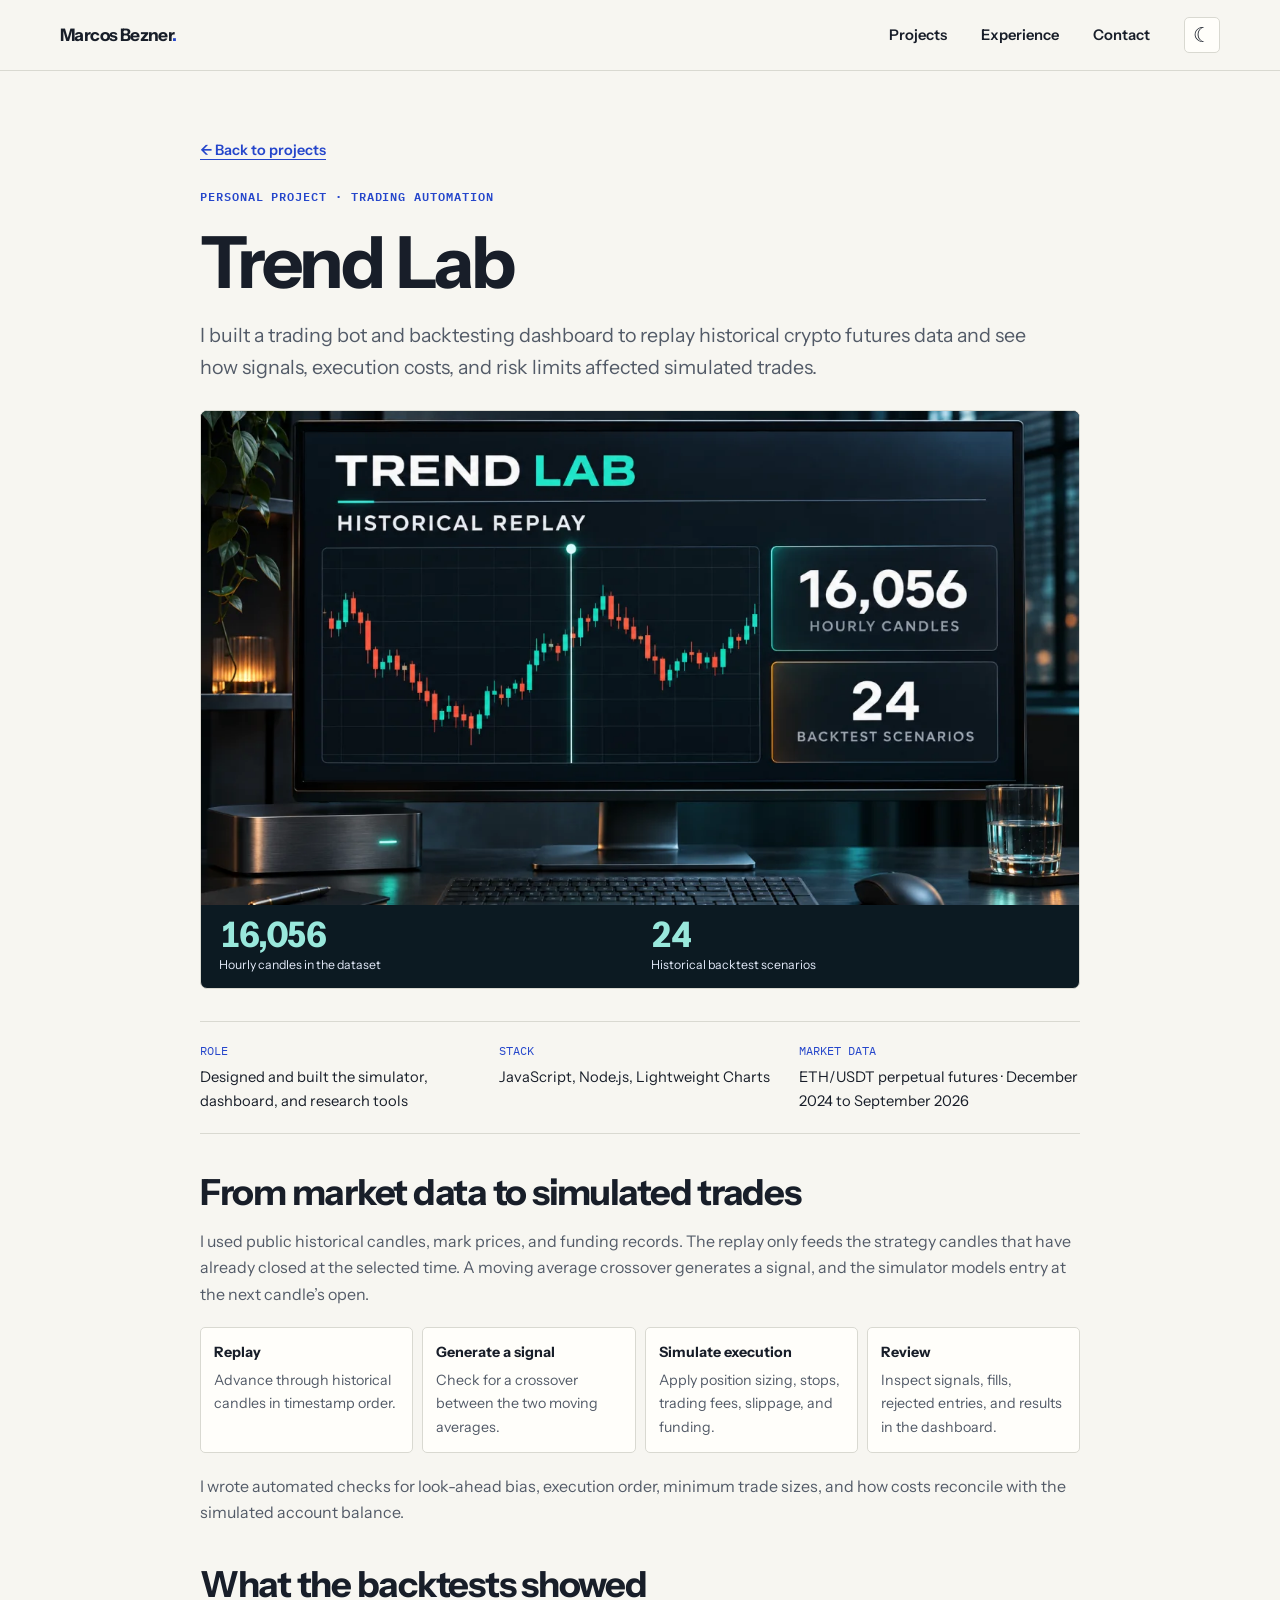
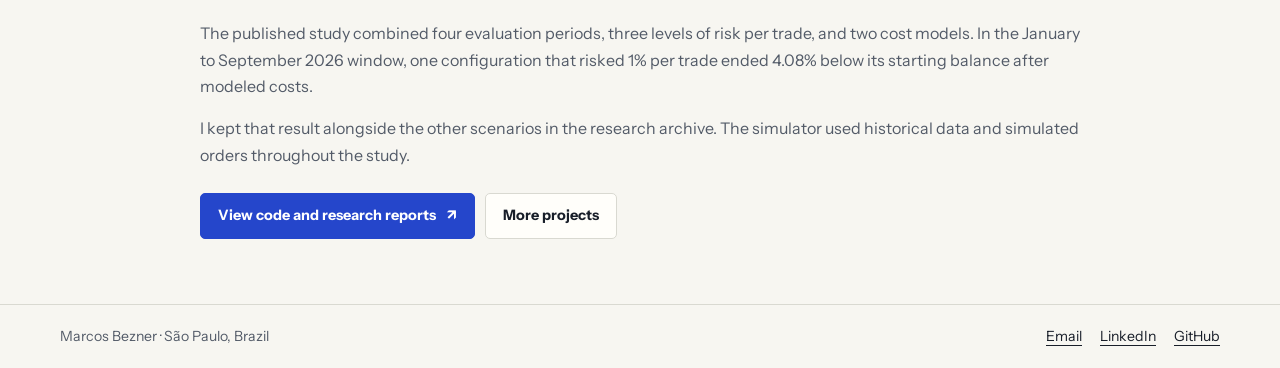
<file: projects/trend-lab.html>
<!doctype html>
<html lang="en">
<head>
  <meta charset="utf-8">
  <meta name="viewport" content="width=device-width, initial-scale=1">
  <title>Trend Lab trading bot | Marcos Bezner</title>
  <meta name="description" content="A trading bot and historical simulator for testing crypto futures strategies with market replay, modeled execution costs, and risk limits.">
  <meta name="theme-color" content="#f7f6f1">
  <meta property="og:type" content="website">
  <meta property="og:title" content="Trend Lab trading bot | Marcos Bezner">
  <meta property="og:description" content="How I built a simulator to replay crypto futures data and compare strategies across 24 historical backtest scenarios.">
  <meta property="og:url" content="https://marcosrampaso.github.io/projects/trend-lab.html">
  <meta property="og:image" content="https://marcosrampaso.github.io/assets/images/covers/trend-lab.webp">
  <meta property="og:image:alt" content="Illustrated Trend Lab workstation showing a candlestick replay and backtest dataset metrics">
  <meta name="twitter:card" content="summary_large_image">
  <link rel="canonical" href="https://marcosrampaso.github.io/projects/trend-lab.html">
  <link rel="icon" type="image/png" href="../assets/images/favicon-32x32.png">
  <script src="../assets/theme.js"></script>
  <link rel="stylesheet" href="../assets/site.css">
</head>
<body>
  <a class="skip-link" href="#main">Skip to content</a>
  <header class="site-header">
    <div class="wrap header-inner">
      <a class="brand" href="../index.html">Marcos Bezner<span>.</span></a>
      <nav class="nav" aria-label="Main navigation">
        <a href="../index.html#work">Projects</a>
        <a class="nav-about" href="../index.html#experience">Experience</a>
        <a href="../index.html#contact">Contact</a>
        <button class="theme-toggle" type="button" data-theme-toggle aria-label="Switch to dark mode" hidden><span aria-hidden="true"></span></button>
      </nav>
    </div>
  </header>

  <main id="main" class="case-main">
    <a class="back-link" href="../index.html#trend-lab">← Back to projects</a>
    <p class="eyebrow">Personal project · Trading automation</p>
    <h1>Trend Lab</h1>
    <p class="case-lead">I built a trading bot and backtesting dashboard to replay historical crypto futures data and see how signals, execution costs, and risk limits affected simulated trades.</p>

    <figure class="project-cover cover-trend-lab case-cover">
      <img src="../assets/images/covers/trend-lab.webp" alt="Illustrated Trend Lab workstation with a candlestick chart and a historical replay playhead." width="1200" height="800" decoding="async">
      <figcaption class="cover-metrics">
        <div class="cover-stat"><strong>16,056</strong><span>Hourly candles in the dataset</span></div>
        <div class="cover-stat"><strong>24</strong><span>Historical backtest scenarios</span></div>
      </figcaption>
    </figure>

    <dl class="case-facts">
      <div><dt>Role</dt><dd>Designed and built the simulator, dashboard, and research tools</dd></div>
      <div><dt>Stack</dt><dd>JavaScript, Node.js, Lightweight Charts</dd></div>
      <div><dt>Market data</dt><dd>ETH/USDT perpetual futures · December 2024 to September 2026</dd></div>
    </dl>

    <section class="case-section">
      <h2>From market data to simulated trades</h2>
      <p>I used public historical candles, mark prices, and funding records. The replay only feeds the strategy candles that have already closed at the selected time. A moving average crossover generates a signal, and the simulator models entry at the next candle’s open.</p>
      <div class="architecture" role="group" aria-label="Trading simulator workflow">
        <div class="workflow-node"><strong>Replay</strong>Advance through historical candles in timestamp order.</div>
        <div class="workflow-node"><strong>Generate a signal</strong>Check for a crossover between the two moving averages.</div>
        <div class="workflow-node"><strong>Simulate execution</strong>Apply position sizing, stops, trading fees, slippage, and funding.</div>
        <div class="workflow-node"><strong>Review</strong>Inspect signals, fills, rejected entries, and results in the dashboard.</div>
      </div>
      <p>I wrote automated checks for look-ahead bias, execution order, minimum trade sizes, and how costs reconcile with the simulated account balance.</p>
    </section>

    <section class="case-section">
      <h2>What the backtests showed</h2>
      <p>The published study combined four evaluation periods, three levels of risk per trade, and two cost models. In the January to September 2026 window, one configuration that risked 1% per trade ended 4.08% below its starting balance after modeled costs.</p>
      <p>I kept that result alongside the other scenarios in the research archive. The simulator used historical data and simulated orders throughout the study.</p>
    </section>

    <div class="actions">
      <a class="button primary" href="https://github.com/marcosrampaso/trend-lab-relatorios">View code and research reports <span aria-hidden="true">↗</span></a>
      <a class="button" href="../index.html#work">More projects</a>
    </div>
  </main>

  <footer class="site-footer">
    <div class="wrap footer-inner">
      <p>Marcos Bezner · São Paulo, Brazil</p>
      <nav class="footer-links" aria-label="Social links">
        <a href="mailto:marcosbezner@gmail.com">Email</a>
        <a href="https://www.linkedin.com/in/marcos-bezner/">LinkedIn</a>
        <a href="https://github.com/marcosrampaso">GitHub</a>
      </nav>
    </div>
  </footer>
</body>
</html>
</file>
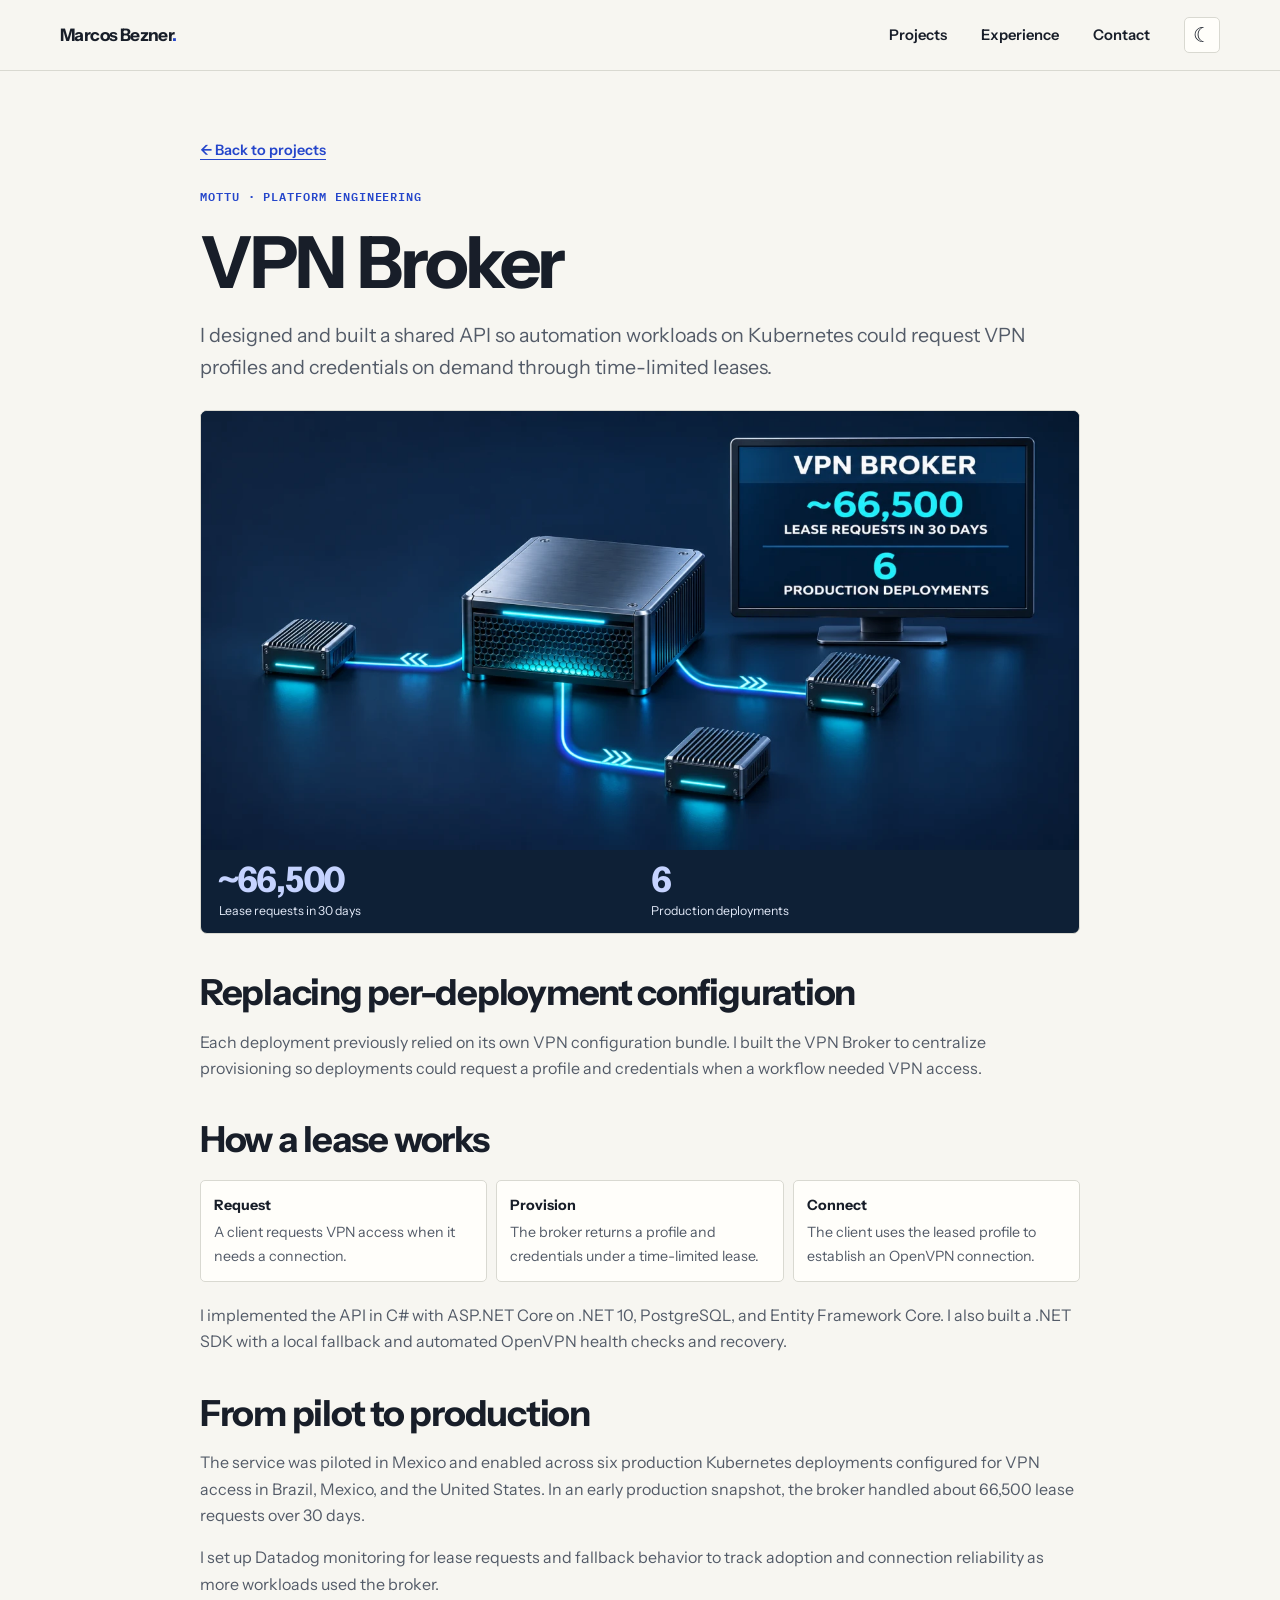
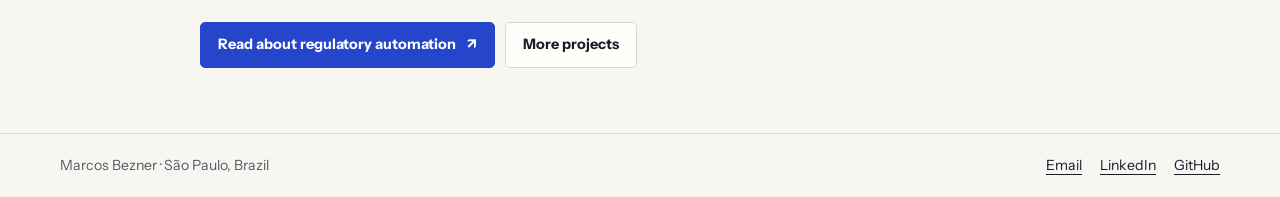
<file: projects/vpn-broker.html>
<!doctype html>
<html lang="en">
<head>
  <meta charset="utf-8">
  <meta name="viewport" content="width=device-width, initial-scale=1">
  <title>VPN Broker at Mottu | Marcos Bezner</title>
  <meta name="description" content="Designing and building a shared API for on-demand VPN provisioning at Mottu.">
  <meta name="theme-color" content="#f7f6f1">
  <link rel="icon" type="image/png" href="../assets/images/favicon-32x32.png">
  <script src="../assets/theme.js"></script>
  <link rel="stylesheet" href="../assets/site.css">
</head>
<body>
  <a class="skip-link" href="#main">Skip to content</a>
  <header class="site-header">
    <div class="wrap header-inner">
      <a class="brand" href="../index.html">Marcos Bezner<span>.</span></a>
      <nav class="nav" aria-label="Main navigation">
        <a href="../index.html#work">Projects</a>
        <a class="nav-about" href="../index.html#experience">Experience</a>
        <a href="../index.html#contact">Contact</a>
        <button class="theme-toggle" type="button" data-theme-toggle aria-label="Switch to dark mode" hidden><span aria-hidden="true"></span></button>
      </nav>
    </div>
  </header>

  <main id="main" class="case-main">
    <a class="back-link" href="../index.html#distributed-systems">← Back to projects</a>
    <p class="eyebrow">Mottu · Platform engineering</p>
    <h1>VPN Broker</h1>
    <p class="case-lead">I designed and built a shared API so automation workloads on Kubernetes could request VPN profiles and credentials on demand through time-limited leases.</p>

    <figure class="project-cover cover-vpn-broker case-cover">
      <img src="../assets/images/covers/vpn-broker.webp" alt="Illustration of a VPN Broker host distributing connections to three automation clients. Its monitor shows about 66,500 lease requests in 30 days and six production deployments." width="1360" height="680" loading="lazy" decoding="async">
      <figcaption class="cover-metrics">
        <div class="cover-stat"><strong>~66,500</strong><span>Lease requests in 30 days</span></div>
        <div class="cover-stat"><strong>6</strong><span>Production deployments</span></div>
      </figcaption>
    </figure>

    <section class="case-section">
      <h2>Replacing per-deployment configuration</h2>
      <p>Each deployment previously relied on its own VPN configuration bundle. I built the VPN Broker to centralize provisioning so deployments could request a profile and credentials when a workflow needed VPN access.</p>
    </section>

    <section class="case-section">
      <h2>How a lease works</h2>
      <div class="architecture" role="group" aria-label="High-level lease flow">
        <div class="workflow-node"><strong>Request</strong>A client requests VPN access when it needs a connection.</div>
        <div class="workflow-node"><strong>Provision</strong>The broker returns a profile and credentials under a time-limited lease.</div>
        <div class="workflow-node"><strong>Connect</strong>The client uses the leased profile to establish an OpenVPN connection.</div>
      </div>
      <p>I implemented the API in C# with ASP.NET Core on .NET 10, PostgreSQL, and Entity Framework Core. I also built a .NET SDK with a local fallback and automated OpenVPN health checks and recovery.</p>
    </section>

    <section class="case-section">
      <h2>From pilot to production</h2>
      <p>The service was piloted in Mexico and enabled across six production Kubernetes deployments configured for VPN access in Brazil, Mexico, and the United States. In an early production snapshot, the broker handled about 66,500 lease requests over 30 days.</p>
      <p>I set up Datadog monitoring for lease requests and fallback behavior to track adoption and connection reliability as more workloads used the broker.</p>
    </section>

    <div class="actions">
      <a class="button primary" href="mottu-regulatory.html">Read about regulatory automation <span aria-hidden="true">↗</span></a>
      <a class="button" href="../index.html#work">More projects</a>
    </div>
  </main>

  <footer class="site-footer">
    <div class="wrap footer-inner">
      <p>Marcos Bezner · São Paulo, Brazil</p>
      <nav class="footer-links" aria-label="Social links">
        <a href="mailto:marcosbezner@gmail.com">Email</a>
        <a href="https://www.linkedin.com/in/marcos-bezner/">LinkedIn</a>
        <a href="https://github.com/marcosrampaso">GitHub</a>
      </nav>
    </div>
  </footer>
</body>
</html>
</file>
<file: assets/site.css>
@import url("https://fonts.googleapis.com/css2?family=IBM+Plex+Mono:wght@500;600&family=Instrument+Sans:wght@400;500;600;700&display=swap");

:root {
  color-scheme: light;
  --bg: #f7f6f1;
  --panel: #fffefa;
  --soft: #efeee8;
  --text: #181e29;
  --muted: #535b68;
  --line: #d9d9d1;
  --accent: #2546cb;
  --accent-hover: #1a35a8;
  --accent-soft: #e8edff;
  --on-accent: #fff;
  --width: 1160px;
  --mono: "IBM Plex Mono", ui-monospace, monospace;
}

* {
  box-sizing: border-box;
}

html {
  scroll-behavior: smooth;
  scroll-padding-top: 92px;
}

body {
  margin: 0;
  background: var(--bg);
  color: var(--text);
  font-family: "Instrument Sans", system-ui, sans-serif;
  line-height: 1.65;
}

:root[data-theme="dark"] {
  color-scheme: dark;
  --bg: #0d1524;
  --panel: #151f30;
  --soft: #1c2940;
  --text: #eff3fc;
  --muted: #b5c1d2;
  --line: #33435a;
  --accent: #a8baff;
  --accent-hover: #c4d1ff;
  --accent-soft: #1b294b;
  --on-accent: #111b36;
}

a {
  color: var(--accent);
  text-underline-offset: 4px;
}

a:hover {
  color: var(--accent-hover);
}

a:focus-visible,
button:focus-visible,
summary:focus-visible {
  outline: 3px solid var(--accent);
  outline-offset: 4px;
}

img {
  max-width: 100%;
  height: auto;
}

h1, h2, h3, h4 {
  margin-top: 0;
  line-height: 1.12;
  letter-spacing: -.035em;
}

h2 {
  margin-bottom: 16px;
  font-size: clamp(2rem, 4.4vw, 3.5rem);
}

h3 {
  margin-bottom: 12px;
  font-size: 1.25rem;
}

p {
  margin: 0 0 16px;
  color: var(--muted);
}

ul {
  padding-left: 22px;
  color: var(--muted);
}

li + li {
  margin-top: 8px;
}

.wrap {
  width: min(var(--width), calc(100% - 64px));
  margin-inline: auto;
}

.skip-link {
  position: fixed;
  top: -90px;
  left: 16px;
  z-index: 200;
  padding: 10px 14px;
  background: var(--accent);
  color: var(--on-accent);
}

.skip-link:focus {
  top: 12px;
  color: var(--on-accent);
  outline-offset: 0;
}

.site-header {
  position: sticky;
  top: 0;
  z-index: 100;
  background: var(--bg);
  border-bottom: 1px solid var(--line);
}

.header-inner {
  display: flex;
  align-items: center;
  justify-content: space-between;
  gap: 20px;
  min-height: 70px;
}

.brand {
  color: var(--text);
  font-size: 1.08rem;
  font-weight: 700;
  letter-spacing: -.035em;
  text-decoration: none;
  white-space: nowrap;
}

.brand span {
  color: var(--accent);
}

.nav {
  display: flex;
  align-items: center;
  gap: clamp(16px, 3vw, 34px);
}

.nav a {
  color: var(--text);
  font-size: .92rem;
  font-weight: 600;
  text-decoration: none;
}

.nav a:hover {
  color: var(--accent);
}

.nav .nav-contact {
  padding: 6px 12px;
  border: 1px solid var(--line);
  border-radius: 5px;
}

.theme-toggle {
  display: grid;
  width: 36px;
  height: 36px;
  flex: 0 0 auto;
  place-items: center;
  padding: 0;
  border: 1px solid var(--line);
  border-radius: 5px;
  background: var(--panel);
  color: var(--text);
  cursor: pointer;
}

.theme-toggle[hidden] {
  display: none;
}

.theme-toggle:hover {
  border-color: var(--accent);
  color: var(--accent);
}

.theme-toggle span::before {
  content: "☾";
  font: 1.3rem/1 system-ui, sans-serif;
}

:root[data-theme="dark"] .theme-toggle span::before {
  content: "☀";
}

.hero {
  display: grid;
  grid-template-columns: minmax(0, 1fr) minmax(0, 340px);
  align-items: center;
  gap: clamp(30px, 5vw, 74px);
  padding-block: clamp(54px, 7vw, 94px) clamp(38px, 6vw, 76px);
}

.eyebrow,
.project-label {
  color: var(--accent);
  font-family: var(--mono);
  font-size: .73rem;
  font-weight: 600;
  letter-spacing: .08em;
  text-transform: uppercase;
}

.hero-location {
  display: flex;
  align-items: center;
  gap: 9px;
  margin-bottom: 19px;
}

.hero-location::before {
  width: 7px;
  height: 7px;
  border-radius: 50%;
  background: var(--accent);
  content: "";
}

.hero h1 {
  margin-bottom: 24px;
  font-size: clamp(3.1rem, 6.3vw, 5.65rem);
  line-height: .99;
  letter-spacing: -.055em;
  word-spacing: .035em;
}

.hero h1 em {
  color: var(--accent);
  font-style: normal;
}

.intro {
  max-width: 490px;
  font-size: clamp(1.05rem, 1.65vw, 1.21rem);
}

.hero-portrait {
  margin: 0;
  overflow: hidden;
  border: 1px solid var(--line);
  border-radius: 7px;
  background: var(--panel);
  box-shadow: 0 15px 30px #181e290a;
}

.hero-portrait img {
  display: block;
  width: 100%;
  aspect-ratio: 1 / 1;
  object-fit: cover;
}

.hero-portrait figcaption {
  display: flex;
  flex-direction: column;
  gap: 2px;
  padding: 13px 17px 15px;
  font-size: .86rem;
}

.hero-portrait figcaption strong {
  font-size: .98rem;
}

.hero-portrait figcaption span {
  color: var(--muted);
}

.actions {
  display: flex;
  flex-wrap: wrap;
  gap: 10px;
  margin-top: 25px;
}

.button {
  display: inline-flex;
  align-items: center;
  justify-content: center;
  gap: 10px;
  padding: 10px 17px;
  border: 1px solid var(--line);
  border-radius: 5px;
  background: var(--panel);
  color: var(--text);
  font-size: .9rem;
  font-weight: 700;
  text-decoration: none;
}

.button:hover {
  border-color: var(--accent);
  color: var(--accent);
}

.button.primary {
  border-color: var(--accent);
  background: var(--accent);
  color: var(--on-accent);
}

.button.primary:hover {
  border-color: var(--accent-hover);
  background: var(--accent-hover);
}

.impact-band {
  display: grid;
  grid-template-columns: repeat(3, minmax(0, 1fr));
  margin: 0;
  border-block: 1px solid var(--line);
}

.impact-band > div {
  padding: 21px 26px 23px;
  border-inline-end: 1px solid var(--line);
}

.impact-band > div:first-child {
  padding-inline-start: 0;
}

.impact-band > div:last-child {
  border-inline-end: 0;
}

.impact-band dt {
  color: var(--accent);
  font-size: clamp(2rem, 4vw, 3.45rem);
  font-weight: 700;
  line-height: 1.04;
  letter-spacing: -.045em;
}

.impact-band dd {
  margin: 7px 0 0;
  color: var(--muted);
  font-size: .93rem;
}

.section {
  padding-block: clamp(44px, 6vw, 80px);
  border-top: 1px solid var(--line);
}

.work-section {
  padding-top: clamp(36px, 4.7vw, 64px);
  border-top: 0;
}

.section-heading {
  display: flex;
  justify-content: space-between;
  align-items: end;
  gap: 24px;
  margin-bottom: 27px;
}

.section-heading h2,
.section-heading p {
  margin: 0;
}

.section-heading p {
  max-width: 335px;
  font-size: .94rem;
}

.project-grid {
  display: grid;
  grid-template-columns: repeat(2, minmax(0, 1fr));
  gap: 20px;
}

.project {
  display: flex;
  min-width: 0;
  flex-direction: column;
  overflow: hidden;
  border: 1px solid var(--line);
  border-radius: 7px;
  background: var(--panel);
}

.project-featured,
.project-wide {
  display: grid;
  grid-column: 1 / -1;
  grid-template-columns: minmax(0, 1.15fr) minmax(0, .85fr);
}

.project-body {
  display: flex;
  flex: 1;
  flex-direction: column;
  align-items: start;
  padding: clamp(22px, 3.5vw, 40px);
}

.project-label {
  margin-bottom: 10px;
}

.project :is(h3, h4) {
  font-size: clamp(1.65rem, 3vw, 2.3rem);
}

.project-featured :is(h3, h4) {
  font-size: clamp(2rem, 4vw, 3.35rem);
}

.project-body > p:not(.project-label) {
  max-width: 58ch;
}

.tags {
  display: flex;
  flex-wrap: wrap;
  gap: 6px;
  margin: 0 0 20px;
  padding: 0;
  list-style: none;
}

.tags li {
  margin: 0;
  padding: 3px 8px;
  border: 1px solid var(--line);
  border-radius: 4px;
  font-size: .78rem;
  font-weight: 600;
}

.project-link {
  display: inline-flex;
  align-items: center;
  gap: 7px;
  margin-top: auto;
  font-size: .93rem;
  font-weight: 700;
  text-decoration: none;
}

.project-link:hover {
  text-decoration: underline;
}

.project-cover {
  display: grid;
  grid-template-rows: minmax(0, 1fr) auto;
  min-width: 0;
  margin: 0;
  background: #121d2f;
  color: #f5f7ff;
}

.project-cover img {
  display: block;
  width: 100%;
  aspect-ratio: 16 / 9;
  object-fit: cover;
}

.project-featured .project-cover,
.project-wide .project-cover {
  border-inline-start: 1px solid var(--line);
}

.cover-vpn-broker {
  background: #0e2036;
}

.cover-vpn-broker img {
  height: 100%;
  aspect-ratio: 2 / 1;
  object-fit: contain;
}

.cover-mottu-regulatory {
  background: #102b24;
}

.cover-mottu-regulatory img {
  object-fit: contain;
}

.cover-metrics {
  display: flex;
  flex-wrap: wrap;
  gap: 10px 22px;
  align-items: start;
  padding: 12px 18px 14px;
}

.cover-stat {
  min-width: 0;
  flex: 1 1 120px;
}

.cover-stat strong,
.cover-stat span {
  display: block;
}

.cover-stat strong {
  color: #c5d3ff;
  font-size: clamp(1.5rem, 3.6vw, 2.2rem);
  font-weight: 700;
  font-variant-numeric: tabular-nums;
  line-height: 1.05;
  letter-spacing: -.04em;
}

.cover-stat span {
  margin-top: 4px;
  color: #e1e8f7;
  font-size: .77rem;
  line-height: 1.35;
}

.cover-mottu-regulatory .cover-stat strong {
  color: #b0ecad;
}

.cover-trend-lab {
  background: #0c1a22;
}

.cover-trend-lab img {
  object-position: center 40%;
}

.cover-trend-lab .cover-stat strong {
  color: #99e8dc;
}

.case-cover {
  margin: 26px 0 32px;
  overflow: hidden;
  border: 1px solid var(--line);
  border-radius: 7px;
}

.experience-list {
  border-top: 1px solid var(--line);
}

.experience {
  display: grid;
  grid-template-columns: minmax(0, 250px) minmax(0, 1fr);
  gap: clamp(24px, 5vw, 64px);
  padding-block: 28px;
  border-bottom: 1px solid var(--line);
}

.experience-company {
  display: flex;
  align-items: center;
  align-self: start;
  gap: 14px;
}

.company-mark {
  display: grid;
  place-items: center;
  flex: 0 0 60px;
  height: 60px;
  border: 1px solid var(--line);
  border-radius: 12px;
}

.company-mark img {
  display: block;
  max-height: 37px;
  object-fit: contain;
}

.company-mark-mottu {
  background: #142019;
}

.company-mark-coamo {
  background: #fff;
}

.experience h3 {
  margin-bottom: 4px;
  font-size: 1.35rem;
}

.experience-company p {
  font-size: .84rem;
  line-height: 1.4;
}

.experience h4 {
  margin-bottom: 8px;
  font-size: 1.17rem;
}

.experience p {
  margin-bottom: 0;
}

.experience-role + .experience-role {
  margin-top: 20px;
  padding-top: 20px;
  border-top: 1px solid var(--line);
}

.experience .experience-date {
  margin-bottom: 5px;
  font-size: .79rem;
}

.experience-links {
  display: flex;
  flex-wrap: wrap;
  gap: 4px 20px;
  margin-top: 9px;
  font-size: .88rem;
  font-weight: 600;
}

.skills-grid,
.research-grid {
  display: grid;
  grid-template-columns: repeat(3, minmax(0, 1fr));
  gap: 16px;
  margin-top: 25px;
}

.skills-grid > div {
  padding: 18px;
  border: 1px solid var(--line);
  border-radius: 5px;
}

.skills-grid h3 {
  margin-bottom: 6px;
  font-size: 1rem;
}

.skills-grid p,
.research-item p {
  margin-bottom: 0;
  font-size: .89rem;
}

.research-grid {
  grid-template-columns: repeat(2, minmax(0, 1fr));
}

.research-item {
  display: flex;
  min-width: 0;
  flex-direction: column;
  overflow: hidden;
  border: 1px solid var(--line);
  border-radius: 6px;
  background: var(--panel);
}

.research-item > div {
  padding: 17px;
}

.research-item .project-cover img {
  aspect-ratio: 2 / 1;
}

.research-item h3 {
  margin-bottom: 7px;
  font-size: 1.07rem;
}

.research-item a {
  display: inline-block;
  margin-top: 8px;
  font-size: .86rem;
  font-weight: 700;
}

.contact-box {
  display: flex;
  justify-content: space-between;
  align-items: center;
  gap: 24px;
  padding: clamp(22px, 4vw, 46px);
  border-radius: 7px;
  background: #141e33;
}

.contact-box h2 {
  margin-bottom: 8px;
  color: #fff;
}

.contact-box p {
  margin: 0;
  color: #c9d2e4;
}

.contact-box .button {
  flex: 0 0 auto;
  border-color: #dce5ff;
  background: #dce5ff;
  color: #192c63;
}

.contact-box .button:hover {
  background: #fff;
}

.site-footer {
  padding-block: 20px;
  border-top: 1px solid var(--line);
}

.footer-inner,
.footer-links {
  display: flex;
  flex-wrap: wrap;
  gap: 12px 18px;
}

.footer-inner {
  justify-content: space-between;
  font-size: .88rem;
}

.footer-inner p {
  margin: 0;
}

.footer-links a {
  color: var(--text);
}

/* Shared case studies and research pages */
.case-main,
.layout > .container {
  width: min(880px, calc(100% - 64px));
  margin-inline: auto;
  padding-block: clamp(30px, 6vw, 65px) 65px;
}

.case-main h1,
.layout h1 {
  margin: 0 0 16px;
  font-size: clamp(2.3rem, 5.8vw, 4.5rem);
  letter-spacing: -.045em;
  word-spacing: .035em;
}

.back-link {
  display: inline-block;
  margin-bottom: 24px;
  font-size: .9rem;
  font-weight: 600;
}

.case-lead {
  max-width: 65ch;
  font-size: clamp(1rem, 2.3vw, 1.23rem);
}

.case-facts {
  display: grid;
  grid-template-columns: repeat(3, minmax(0, 1fr));
  gap: 18px;
  margin: 26px 0;
  padding-block: 19px;
  border-block: 1px solid var(--line);
}

.case-facts dt {
  color: var(--accent);
  font-family: var(--mono);
  font-size: .72rem;
  text-transform: uppercase;
}

.case-facts dd {
  margin: 5px 0 0;
  font-size: .92rem;
}

.case-section {
  margin-top: 38px;
}

.case-section h2,
.layout h2 {
  font-size: clamp(1.6rem, 3vw, 2.25rem);
}

.case-section h3 {
  font-size: 1.12rem;
}

.case-toc {
  display: flex;
  flex-wrap: wrap;
  gap: 8px 16px;
  margin: 20px 0 25px;
  padding-block: 14px;
  border-block: 1px solid var(--line);
  font-size: .87rem;
}

.case-toc a {
  color: var(--muted);
}

.notice {
  margin-block: 22px;
  padding: 13px 17px;
  border-left: 3px solid var(--accent);
  background: var(--accent-soft);
  color: var(--muted);
  font-size: .92rem;
}

.architecture {
  display: flex;
  flex-wrap: wrap;
  align-items: stretch;
  gap: 9px;
  margin-block: 20px;
}

.workflow-node {
  flex: 1 1 135px;
  padding: 13px;
  border: 1px solid var(--line);
  border-radius: 5px;
  background: var(--panel);
  color: var(--muted);
  font-size: .89rem;
}

.workflow-node strong {
  display: block;
  margin-bottom: 4px;
  color: var(--text);
}

.case-columns,
.demo-gallery {
  display: grid;
  grid-template-columns: repeat(2, minmax(0, 1fr));
  gap: 18px;
}

.demo-gallery {
  margin: 20px 0 32px;
}

.demo-shot {
  margin: 0;
  overflow: hidden;
  border: 1px solid var(--line);
  border-radius: 6px;
  background: var(--panel);
}

.demo-shot-wide {
  grid-column: 1 / -1;
}

.demo-shot a,
.demo-shot img {
  display: block;
}

.demo-shot a:focus-visible {
  outline-offset: -4px;
}

.demo-shot figcaption {
  padding: 12px 16px;
  color: var(--muted);
  font-size: .9rem;
}

.demo-shot figcaption strong {
  display: block;
  margin-bottom: 4px;
  color: var(--text);
}

.gallery-note {
  font-size: .92rem;
}

.sample-table,
.layout table {
  overflow-x: auto;
}

table {
  width: 100%;
  border-collapse: collapse;
  font-size: .9rem;
}

th,
td {
  padding: 10px 13px;
  border-bottom: 1px solid var(--line);
  text-align: left;
}

th {
  background: var(--panel);
  white-space: nowrap;
}

td {
  color: var(--muted);
}

tbody tr:last-child td {
  border-bottom: 0;
}

code {
  color: var(--accent);
  font-family: var(--mono);
  font-size: .88em;
  overflow-wrap: anywhere;
}

.layout h2 {
  margin-top: 36px;
}

.layout h3 {
  margin-top: 20px;
}

.layout img {
  display: block;
  margin-inline: auto;
}

.layout iframe {
  display: block;
  width: 100%;
  height: 520px;
  border: 0;
}

.layout figure {
  max-width: 100%;
  margin-inline: 0;
}

.layout table {
  display: block;
}

.map-container {
  margin-block: 26px;
  overflow: hidden;
  border: 1px solid var(--line);
  border-radius: 6px;
}

iframecaption {
  display: block;
}

@media (max-width: 980px) {
  .hero {
    grid-template-columns: minmax(0, 1fr) minmax(0, 290px);
  }
}

@media (max-width: 760px) {
  .wrap,
  .case-main,
  .layout > .container {
    width: calc(100% - 36px);
  }

  .hero {
    grid-template-columns: minmax(0, 1fr);
    gap: 24px;
    padding-block: 43px 30px;
  }

  .hero h1 {
    font-size: clamp(2.95rem, 9.6vw, 4.5rem);
  }

  .hero-break {
    display: none;
  }

  .hero-portrait {
    display: flex;
    align-items: center;
    justify-self: start;
    box-shadow: none;
  }

  .hero-portrait img {
    width: 72px;
  }

  .hero-portrait figcaption {
    padding: 8px 12px;
  }

  .impact-band > div {
    padding: 15px 10px 17px;
  }

  .impact-band dt {
    font-size: clamp(1.6rem, 5.5vw, 2.6rem);
  }

  .impact-band dd {
    font-size: .75rem;
    line-height: 1.4;
  }

  .section-heading {
    display: block;
    margin-bottom: 19px;
  }

  .section-heading p {
    margin-top: 7px;
  }

  .project-grid,
  .project-featured,
  .project-wide,
  .skills-grid,
  .research-grid,
  .demo-gallery,
  .case-columns {
    grid-template-columns: minmax(0, 1fr);
  }

  .project-featured .project-cover,
  .project-wide .project-cover {
    border-top: 1px solid var(--line);
    border-inline-start: 0;
  }

  .experience {
    grid-template-columns: minmax(0, 1fr);
    gap: 17px;
  }

  .company-mark {
    flex-basis: 52px;
    height: 52px;
  }

  .layout iframe {
    height: 375px;
  }
}

@media (max-width: 400px) {
  .header-inner {
    min-height: 59px;
    gap: 10px;
  }

  .brand {
    font-size: .96rem;
  }

  .nav {
    gap: 8px;
  }

  .theme-toggle {
    width: 34px;
    height: 34px;
  }

  .nav a {
    font-size: .77rem;
  }

  .nav .nav-contact {
    padding-inline: 5px;
  }

  .case-facts {
    grid-template-columns: minmax(0, 1fr);
    gap: 9px;
  }

  .contact-box {
    align-items: start;
    flex-direction: column;
  }
}

@media (max-width: 360px) {
  html {
    scroll-padding-top: 108px;
  }

  .header-inner {
    flex-wrap: wrap;
    gap: 5px;
    padding-block: 8px;
  }

  .nav {
    flex-basis: 100%;
    justify-content: space-between;
    gap: 7px;
  }

  .nav a {
    font-size: .72rem;
  }

  .nav .nav-contact span {
    display: none;
  }

  .impact-band dt {
    font-size: 1.35rem;
  }
}

@media (prefers-reduced-motion: reduce) {
  html {
    scroll-behavior: auto;
  }
}


/* Project topics and academic evidence */
.topic-tabs:not([hidden]) {
  display: flex;
  flex-wrap: wrap;
  gap: 8px;
  margin-bottom: 24px;
}

.topic-tabs button {
  min-height: 44px;
  padding: 8px 14px;
  border: 1px solid var(--line);
  border-radius: 5px;
  background: var(--panel);
  color: var(--text);
  font: inherit;
  font-size: .91rem;
  font-weight: 650;
  cursor: pointer;
}

.topic-tabs button:hover {
  border-color: var(--accent);
  color: var(--accent);
}

.topic-tabs button[aria-selected="true"] {
  border-color: var(--accent);
  background: var(--accent);
  color: var(--on-accent);
}

.topic-panel[role="tabpanel"] .topic-heading {
  position: absolute;
  width: 1px;
  height: 1px;
  margin: -1px;
  overflow: hidden;
  clip-path: inset(50%);
  white-space: nowrap;
}

.topic-panel[role="tabpanel"] {
  scroll-margin-top: 76px;
}

.topic-panel:not([role="tabpanel"]) + .topic-panel {
  margin-top: 28px;
}

.topic-panel:focus-visible {
  outline: 3px solid var(--accent);
  outline-offset: 4px;
}

.coursework-grade {
  display: flex;
  min-height: 220px;
  flex-direction: column;
  justify-content: center;
  padding: clamp(22px, 5vw, 54px);
  border-inline-start: 1px solid var(--line);
  background-color: var(--accent-soft);
  background-image: radial-gradient(color-mix(in srgb, var(--accent) 24%, transparent) 1px, transparent 1px);
  background-size: 18px 18px;
}

.coursework-grade strong {
  color: var(--accent);
  font: 600 clamp(3.8rem, 8vw, 7rem)/1 var(--mono);
  letter-spacing: -.09em;
}

.coursework-grade strong span {
  font-size: .5em;
  letter-spacing: -.06em;
}

.coursework-grade p {
  margin: 11px 0 3px;
  color: var(--text);
  font-weight: 650;
}

.coursework-grade a {
  font-size: .9rem;
  font-weight: 650;
}

.topic-text-card {
  display: flex;
}

.topic-text-card .project-body > p:not(.project-label) {
  max-width: 76ch;
}

.education-panel {
  display: grid;
  grid-template-columns: minmax(0, 1fr) minmax(0, 1fr);
  gap: clamp(24px, 4vw, 48px);
  align-items: center;
  padding: clamp(20px, 4vw, 36px);
  border: 1px solid var(--line);
  border-radius: 7px;
  background: var(--panel);
}

.education-degree h3 {
  margin-bottom: 6px;
}

.education-degree p {
  margin-bottom: 14px;
}

.education-grades {
  margin: 0;
}

.education-grades > div {
  display: flex;
  justify-content: space-between;
  gap: 14px;
  align-items: baseline;
  padding: 7px 0;
  border-bottom: 1px solid var(--line);
}

.education-grades dt {
  color: var(--muted);
}

.education-grades dd {
  margin: 0;
  color: var(--accent);
  font: 600 .94rem/1.4 var(--mono);
  white-space: nowrap;
}

@media (min-width: 761px) {
  .skills-grid {
    grid-template-columns: repeat(4, minmax(0, 1fr));
  }
}

@media (max-width: 760px) {
  .coursework-grade {
    min-height: 0;
    border-top: 1px solid var(--line);
    border-inline-start: 0;
  }

  .education-panel {
    grid-template-columns: minmax(0, 1fr);
  }
}

@media (max-width: 480px) {
  .topic-panel[role="tabpanel"] {
    scroll-margin-top: 116px;
  }
}
</file>
